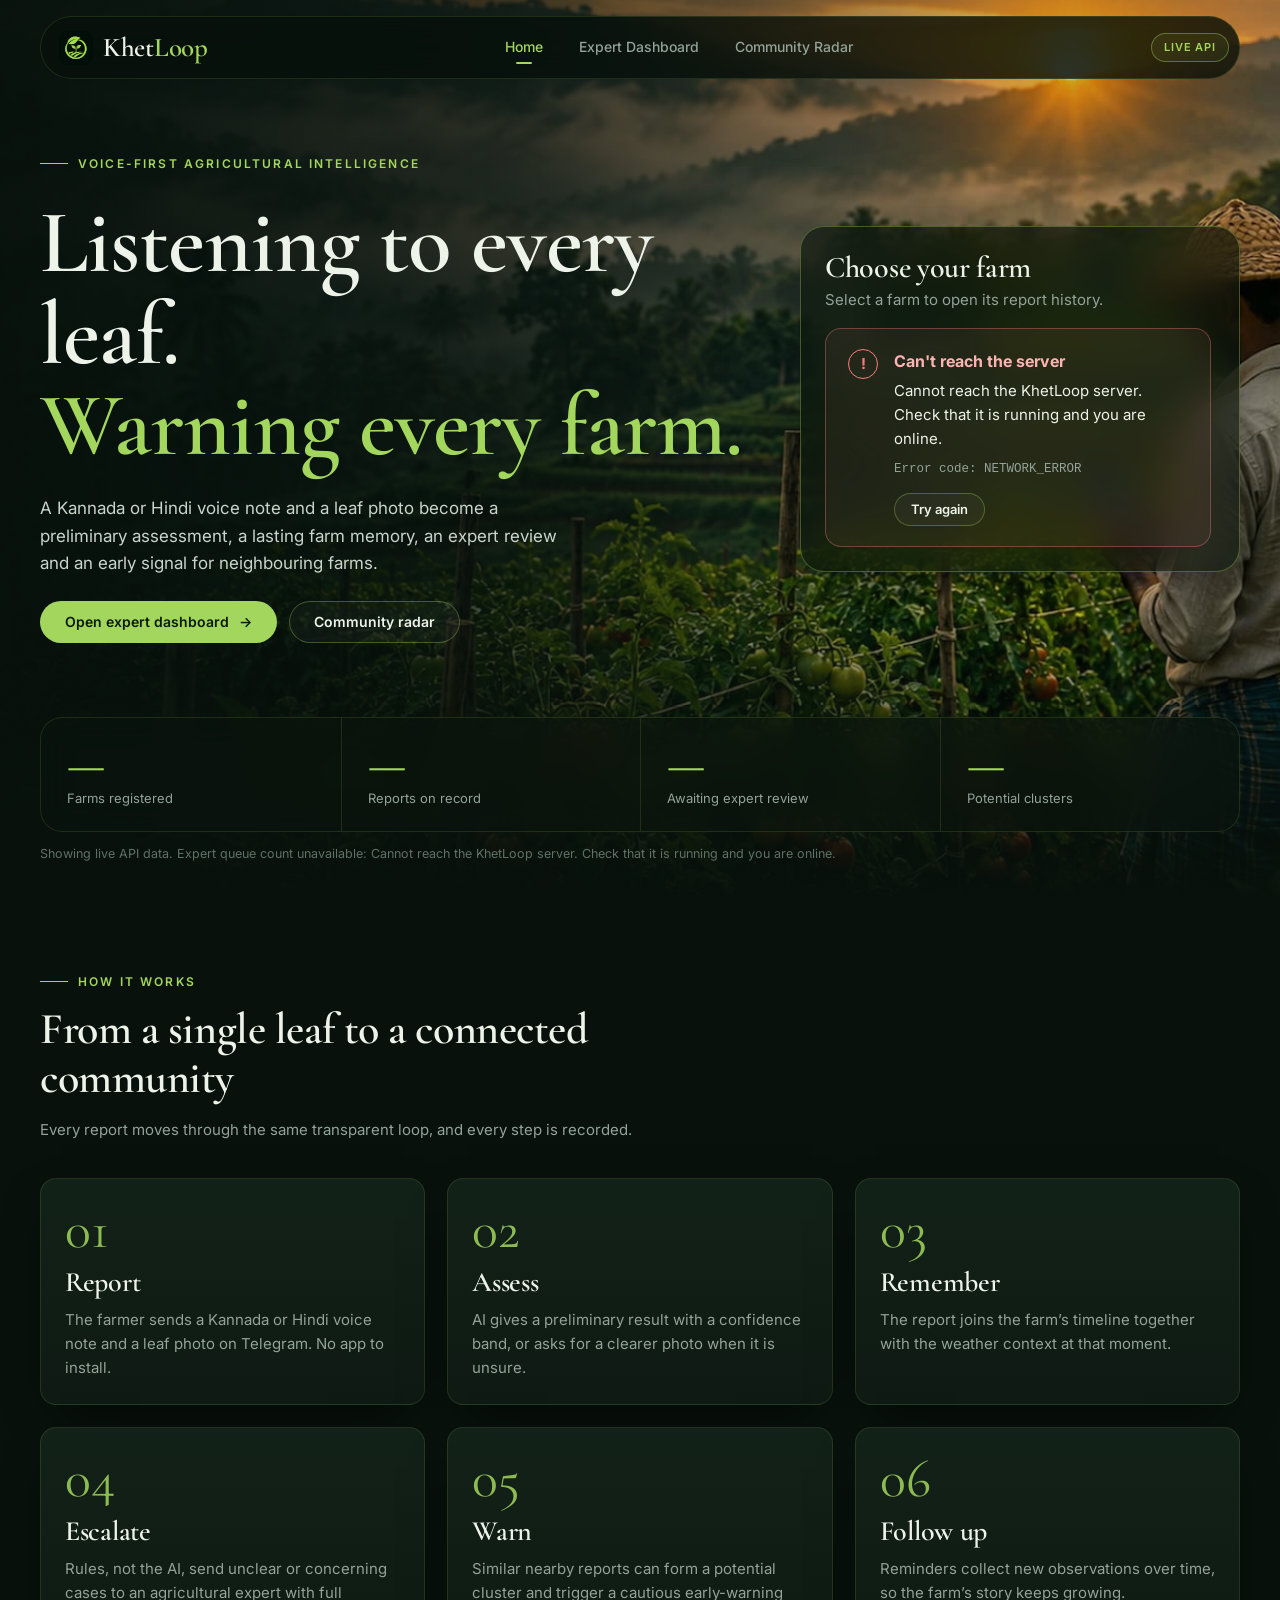
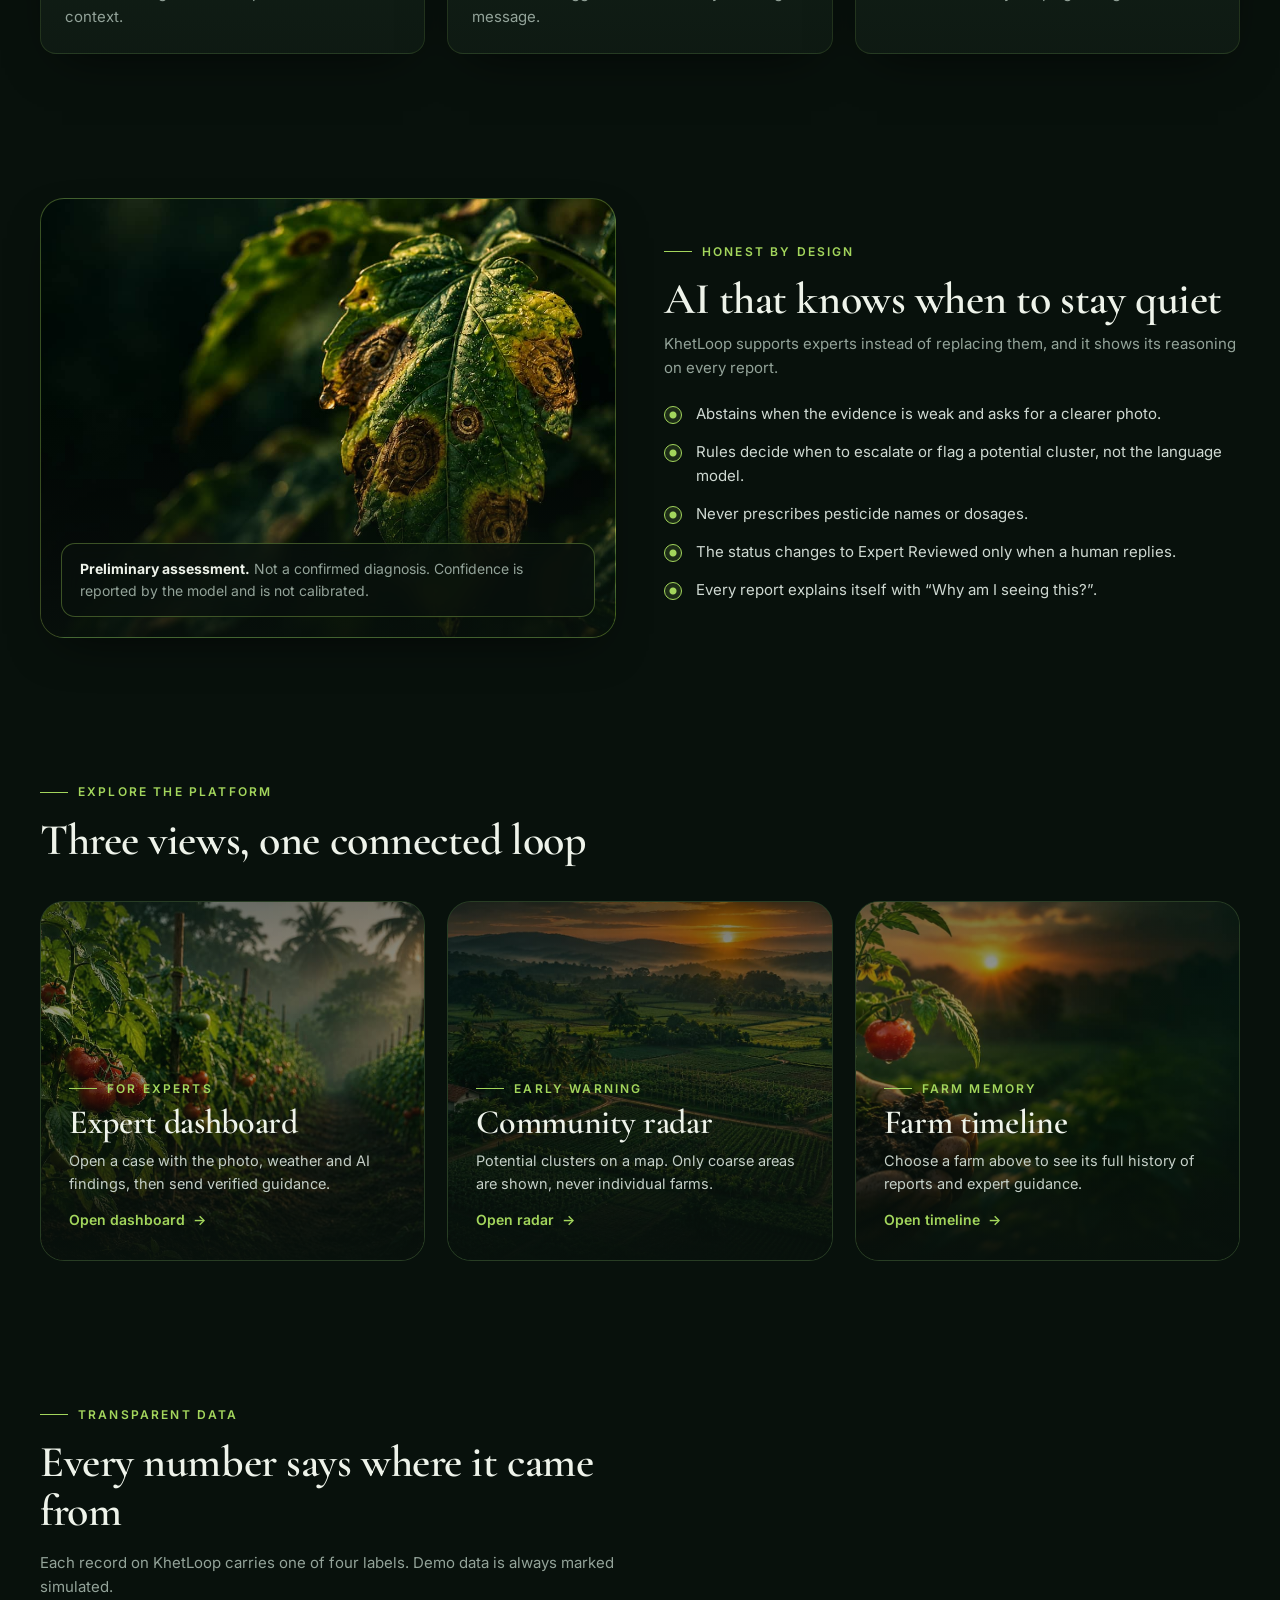
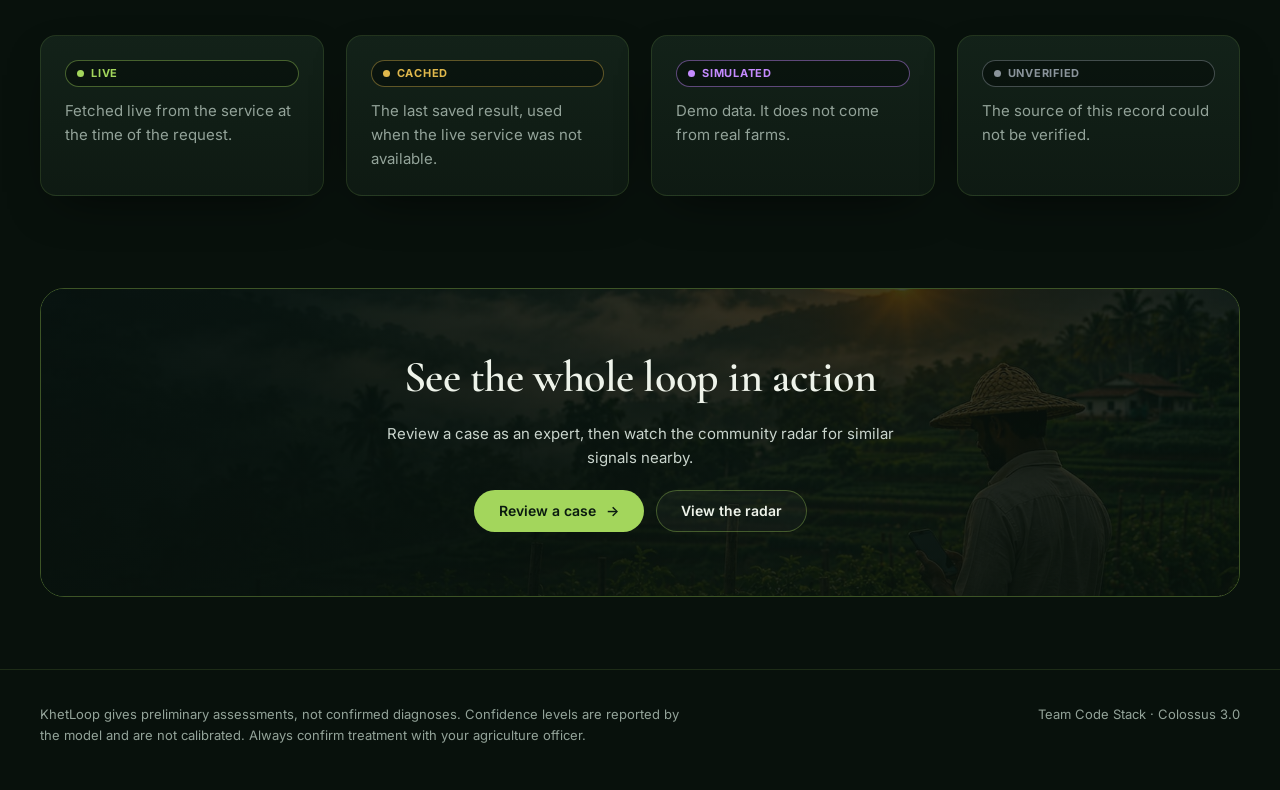
<file: frontend/index.html>
<!DOCTYPE html>
<html lang="en">
<head>
  <meta charset="UTF-8" />
  <meta name="viewport" content="width=device-width, initial-scale=1" />
  <title>KhetLoop | Agricultural Intelligence</title>
  <meta name="description" content="KhetLoop connects crop-health reports to farm memory, community early warnings and human expert review." />
  <link rel="icon" type="image/png" href="assets/img/logo-icon.png" />
  <link rel="preconnect" href="https://fonts.googleapis.com" />
  <link rel="preconnect" href="https://fonts.gstatic.com" crossorigin />
  <link href="https://fonts.googleapis.com/css2?family=Cormorant+Garamond:wght@500;600;700&family=Inter:wght@400;500;600;700&family=Noto+Sans+Devanagari:wght@400;500&family=Noto+Sans+Kannada:wght@400;500&display=swap" rel="stylesheet" />
  <link rel="stylesheet" href="css/styles.css" />
  <script src="js/config.js"></script>
  <script src="js/constants.js"></script>
  <script src="js/ui.js"></script>

  <style>
    /* ---------- Landing page only ---------- */
    .hero { position: relative; min-height: 100vh; display: flex; flex-direction: column; overflow: hidden; padding: calc(var(--nav-h) + 36px) 0 36px; }
    .hero-bg {
      position: absolute; inset: -8% 0; will-change: transform;
      background: url("assets/img/hero.jpg") center / cover no-repeat, linear-gradient(135deg, #14301f, #08110c);
    }
    .hero-shade {
      position: absolute; inset: 0;
      background:
        linear-gradient(90deg, rgba(8, 17, 12, .93) 0%, rgba(8, 17, 12, .7) 40%, rgba(8, 17, 12, .18) 78%),
        linear-gradient(0deg, var(--bg) 0%, rgba(8, 17, 12, 0) 30%);
    }
    .hero-inner { position: relative; z-index: 2; flex: 1; display: flex; flex-direction: column; }
    .hero-main { flex: 1; display: grid; grid-template-columns: minmax(0, 1.15fr) minmax(0, 440px); gap: 56px; align-items: center; padding: 24px 0; }
    .hero-copy { display: grid; gap: 24px; justify-items: start; }
    .hero-copy h1 { font-size: clamp(46px, 7vw, 92px); line-height: 1.02; }
    .hero-copy h1 em { display: block; font-style: normal; color: var(--lime); }
    .hero-copy > p { max-width: 520px; font-size: 17px; color: #c9d4cc; }
    .hero-copy > * { animation: rise .9s var(--ease) both; }
    .hero-copy > *:nth-child(2) { animation-delay: .12s; }
    .hero-copy > *:nth-child(3) { animation-delay: .24s; }
    .hero-copy > *:nth-child(4) { animation-delay: .36s; }
    .hero-panel { animation: rise 1s .3s var(--ease) both; }
    @keyframes rise { from { opacity: 0; transform: translateY(26px); } to { opacity: 1; transform: none; } }

    .panel {
      padding: 24px; border-radius: var(--radius-lg);
      background: rgba(10, 20, 14, .62);
      -webkit-backdrop-filter: blur(20px) saturate(140%); backdrop-filter: blur(20px) saturate(140%);
      border: 1px solid var(--border-strong); box-shadow: var(--shadow);
    }
    .panel h3 { font-size: 30px; }
    .panel-head { display: grid; gap: 4px; margin-bottom: 16px; }
    .farm-list { display: grid; gap: 8px; max-height: 232px; overflow-y: auto; padding-right: 4px; }
    .farm-opt {
      display: flex; align-items: center; gap: 12px; width: 100%; padding: 11px 12px; text-align: left;
      border-radius: 14px; border: 1px solid var(--border); background: rgba(255, 255, 255, .03);
      color: var(--text); font: inherit; cursor: pointer;
      transition: border-color .25s, background .25s, transform .25s var(--ease);
    }
    .farm-opt:hover { border-color: var(--border-strong); background: rgba(163, 214, 92, .07); transform: translateX(3px); }
    .farm-opt.on { border-color: var(--lime); background: rgba(163, 214, 92, .1); box-shadow: inset 0 0 0 1px var(--lime); }
    .farm-av { flex: none; width: 38px; height: 38px; border-radius: 50%; display: grid; place-items: center; font-weight: 700; color: var(--lime); background: rgba(163, 214, 92, .14); }
    .farm-txt { display: grid; flex: 1; min-width: 0; }
    .farm-txt strong { font-weight: 600; font-size: 14.5px; }
    .farm-txt small { color: var(--muted); font-size: 12.5px; }
    .farm-detail { margin-top: 16px; padding-top: 16px; border-top: 1px solid var(--border); display: grid; gap: 14px; }
    .kv { display: grid; grid-template-columns: repeat(2, minmax(0, 1fr)); gap: 12px 16px; }
    .kv span { display: block; font-size: 11px; letter-spacing: .12em; text-transform: uppercase; color: var(--faint); }
    .kv b { font-weight: 600; }
    .panel-note { font-size: 12.5px; color: var(--faint); }

    .hero-stats { margin-top: 28px; display: grid; grid-template-columns: repeat(4, minmax(0, 1fr)); border-radius: 22px; overflow: hidden;
      background: rgba(10, 20, 14, .62); -webkit-backdrop-filter: blur(18px); backdrop-filter: blur(18px); border: 1px solid var(--border); animation: rise 1s .5s var(--ease) both; }
    .stat { padding: 22px 26px; display: grid; gap: 2px; border-left: 1px solid var(--border); }
    .stat:first-child { border-left: 0; }
    .stat b { font-family: var(--font-display); font-size: 46px; font-weight: 600; line-height: 1; color: var(--lime); }
    .stat span { font-size: 13px; color: var(--muted); }
    .hero-foot { margin-top: 12px; font-size: 12.5px; color: var(--faint); min-height: 18px; }

    .steps .card { display: grid; gap: 10px; align-content: start; }
    .step-n { font-family: var(--font-display); font-size: 54px; line-height: 1; color: var(--lime); opacity: .85; }
    .steps h3 { font-size: 28px; }

    .honest { display: grid; grid-template-columns: minmax(0, 1fr) minmax(0, 1fr); gap: 48px; align-items: center; }
    .honest-img { position: relative; min-height: 440px; border-radius: var(--radius-lg); overflow: hidden; border: 1px solid var(--border-strong);
      background: url("assets/img/leaf-macro.jpg") center / cover no-repeat, linear-gradient(135deg, #14301f, #08110c); box-shadow: var(--shadow); }
    .honest-img::after { content: ""; position: absolute; inset: 0; background: linear-gradient(0deg, rgba(8, 17, 12, .85), transparent 55%); }
    .honest-tag { position: absolute; z-index: 2; left: 20px; right: 20px; bottom: 20px; padding: 14px 18px; border-radius: 14px; background: rgba(8, 17, 12, .75); -webkit-backdrop-filter: blur(10px); backdrop-filter: blur(10px); border: 1px solid var(--border-strong); font-size: 14px; }
    .checks { list-style: none; margin: 22px 0 0; padding: 0; display: grid; gap: 14px; }
    .checks li { display: flex; gap: 14px; align-items: flex-start; color: #cfd9d2; }
    .checks li::before { content: ""; flex: none; margin-top: 4px; width: 18px; height: 18px; border-radius: 50%; border: 1.5px solid var(--lime); background: rgba(163, 214, 92, .14) radial-gradient(circle, var(--lime) 0 3px, transparent 4px); }

    .tile { position: relative; isolation: isolate; min-height: 360px; display: flex; align-items: flex-end; padding: 28px; border-radius: var(--radius-lg); overflow: hidden; border: 1px solid var(--border); color: var(--text); background: var(--surface-2); transition: transform .35s var(--ease), border-color .35s, box-shadow .35s; }
    .tile:hover { transform: translateY(-8px); border-color: var(--border-strong); box-shadow: 0 34px 60px -28px rgba(0, 0, 0, .9); }
    .tile-bg { position: absolute; inset: 0; z-index: -2; background-size: cover; background-position: center; transition: transform 1.2s var(--ease); }
    .tile:hover .tile-bg { transform: scale(1.09); }
    .tile::after { content: ""; position: absolute; inset: 0; z-index: -1; background: linear-gradient(0deg, rgba(8, 17, 12, .96), rgba(8, 17, 12, .35) 62%, rgba(8, 17, 12, .55)); }
    .tile h3 { font-size: 34px; margin: 6px 0; }
    .tile p { color: #c4cfc7; font-size: 14.5px; max-width: 320px; }
    .tile .go { margin-top: 14px; display: inline-flex; gap: 8px; align-items: center; color: var(--lime); font-weight: 600; font-size: 14px; }
    .tile .go span { transition: transform .25s var(--ease); }
    .tile:hover .go span { transform: translateX(6px); }

    .source-card { display: grid; gap: 12px; align-content: start; }

    .cta { position: relative; overflow: hidden; isolation: isolate; border-radius: var(--radius-lg); padding: 64px 48px; border: 1px solid var(--border-strong); text-align: center; display: grid; gap: 20px; justify-items: center; }
    .cta-bg { position: absolute; inset: 0; z-index: -2; background: url("assets/img/hero.jpg") center 30% / cover no-repeat, linear-gradient(135deg, #14301f, #08110c); }
    .cta::after { content: ""; position: absolute; inset: 0; z-index: -1; background: linear-gradient(180deg, rgba(8, 17, 12, .78), rgba(8, 17, 12, .9)); }
    .cta p { max-width: 560px; color: #c9d4cc; }

    @media (max-width: 980px) {
      .hero-main { grid-template-columns: 1fr; gap: 36px; }
      .hero-stats { grid-template-columns: repeat(2, minmax(0, 1fr)); }
      .stat:nth-child(3) { border-left: 0; }
      .stat:nth-child(n+3) { border-top: 1px solid var(--border); }
      .honest { grid-template-columns: 1fr; }
      .honest-img { min-height: 320px; }
    }
    @media (max-width: 680px) {
      .stat { padding: 16px 18px; } .stat b { font-size: 36px; }
      .cta { padding: 44px 24px; }
    }
  </style>
</head>
<body>

  <section class="hero" id="top">
    <div class="hero-bg" id="heroBg"></div>
    <div class="hero-shade"></div>

    <div class="container hero-inner">
      <div class="hero-main">
        <div class="hero-copy">
          <span class="eyebrow">Voice-first agricultural intelligence</span>
          <h1>Listening to every leaf.<em>Warning every farm.</em></h1>
          <p>A Kannada or Hindi voice note and a leaf photo become a preliminary assessment, a lasting farm memory, an expert review and an early signal for neighbouring farms.</p>
          <div class="row">
            <a class="btn btn-primary" href="dashboard.html">Open expert dashboard <span class="arrow">&rarr;</span></a>
            <a class="btn btn-ghost" href="radar.html">Community radar</a>
          </div>
        </div>

        <aside class="panel hero-panel" id="farmPanel" aria-label="Farm selector">
          <div class="panel-head">
            <h3>Choose your farm</h3>
            <p class="muted">Select a farm to open its report history.</p>
          </div>
          <div id="farmList" class="farm-list"></div>
          <div id="farmDetail" class="farm-detail" hidden></div>
        </aside>
      </div>

      <div class="hero-stats" id="stats">
        <div class="stat"><b id="stFarms">&mdash;</b><span>Farms registered</span></div>
        <div class="stat"><b id="stReports">&mdash;</b><span>Reports on record</span></div>
        <div class="stat"><b id="stPending">&mdash;</b><span>Awaiting expert review</span></div>
        <div class="stat"><b id="stClusters">&mdash;</b><span>Potential clusters</span></div>
      </div>
      <div class="hero-foot" id="heroFoot"></div>
    </div>
  </section>

  <section class="section">
    <div class="container">
      <div class="section-head reveal">
        <span class="eyebrow">How it works</span>
        <h2>From a single leaf to a connected community</h2>
        <p class="muted">Every report moves through the same transparent loop, and every step is recorded.</p>
      </div>
      <div class="grid grid-3 steps">
        <div class="card card-hover spot reveal"><div class="step-n">01</div><h3>Report</h3><p class="muted">The farmer sends a Kannada or Hindi voice note and a leaf photo on Telegram. No app to install.</p></div>
        <div class="card card-hover spot reveal" style="--d:90ms"><div class="step-n">02</div><h3>Assess</h3><p class="muted">AI gives a preliminary result with a confidence band, or asks for a clearer photo when it is unsure.</p></div>
        <div class="card card-hover spot reveal" style="--d:180ms"><div class="step-n">03</div><h3>Remember</h3><p class="muted">The report joins the farm&rsquo;s timeline together with the weather context at that moment.</p></div>
        <div class="card card-hover spot reveal"><div class="step-n">04</div><h3>Escalate</h3><p class="muted">Rules, not the AI, send unclear or concerning cases to an agricultural expert with full context.</p></div>
        <div class="card card-hover spot reveal" style="--d:90ms"><div class="step-n">05</div><h3>Warn</h3><p class="muted">Similar nearby reports can form a potential cluster and trigger a cautious early-warning message.</p></div>
        <div class="card card-hover spot reveal" style="--d:180ms"><div class="step-n">06</div><h3>Follow up</h3><p class="muted">Reminders collect new observations over time, so the farm&rsquo;s story keeps growing.</p></div>
      </div>
    </div>
  </section>

  <section class="section">
    <div class="container honest">
      <div class="honest-img reveal">
        <div class="honest-tag"><b>Preliminary assessment.</b> <span class="muted">Not a confirmed diagnosis. Confidence is reported by the model and is not calibrated.</span></div>
      </div>
      <div class="reveal" style="--d:120ms">
        <span class="eyebrow">Honest by design</span>
        <h2 style="margin:14px 0 8px">AI that knows when to stay quiet</h2>
        <p class="muted">KhetLoop supports experts instead of replacing them, and it shows its reasoning on every report.</p>
        <ul class="checks">
          <li>Abstains when the evidence is weak and asks for a clearer photo.</li>
          <li>Rules decide when to escalate or flag a potential cluster, not the language model.</li>
          <li>Never prescribes pesticide names or dosages.</li>
          <li>The status changes to Expert Reviewed only when a human replies.</li>
          <li>Every report explains itself with &ldquo;Why am I seeing this?&rdquo;.</li>
        </ul>
      </div>
    </div>
  </section>

  <section class="section">
    <div class="container">
      <div class="section-head reveal">
        <span class="eyebrow">Explore the platform</span>
        <h2>Three views, one connected loop</h2>
      </div>
      <div class="grid grid-3">
        <a class="tile card-hover reveal" href="dashboard.html">
          <div class="tile-bg" style="background-image:url('assets/img/farm-card.jpg')"></div>
          <div><span class="eyebrow">For experts</span><h3>Expert dashboard</h3><p>Open a case with the photo, weather and AI findings, then send verified guidance.</p><span class="go">Open dashboard <span>&rarr;</span></span></div>
        </a>
        <a class="tile card-hover reveal" style="--d:100ms" href="radar.html">
          <div class="tile-bg" style="background-image:url('assets/img/aerial-farms.jpg')"></div>
          <div><span class="eyebrow">Early warning</span><h3>Community radar</h3><p>Potential clusters on a map. Only coarse areas are shown, never individual farms.</p><span class="go">Open radar <span>&rarr;</span></span></div>
        </a>
        <a class="tile card-hover reveal" style="--d:200ms" href="#farmPanel" id="tlTile">
          <div class="tile-bg" style="background-image:url('assets/img/farm-hands.jpg')"></div>
          <div><span class="eyebrow">Farm memory</span><h3>Farm timeline</h3><p id="tlTileText">Choose a farm above to see its full history of reports and expert guidance.</p><span class="go">Open timeline <span>&rarr;</span></span></div>
        </a>
      </div>
    </div>
  </section>

  <section class="section">
    <div class="container">
      <div class="section-head reveal">
        <span class="eyebrow">Transparent data</span>
        <h2>Every number says where it came from</h2>
        <p class="muted">Each record on KhetLoop carries one of four labels. Demo data is always marked simulated.</p>
      </div>
      <div class="grid grid-4" id="sources"></div>
    </div>
  </section>

  <section class="section" style="padding-top:20px">
    <div class="container">
      <div class="cta reveal">
        <div class="cta-bg"></div>
        <h2>See the whole loop in action</h2>
        <p>Review a case as an expert, then watch the community radar for similar signals nearby.</p>
        <div class="row" style="justify-content:center">
          <a class="btn btn-primary" href="dashboard.html">Review a case <span class="arrow">&rarr;</span></a>
          <a class="btn btn-ghost" href="radar.html">View the radar</a>
        </div>
      </div>
    </div>
  </section>

  <script src="js/api.js"></script>
  <script src="js/components/dataSourceBadge.js"></script>
  <script>
    UI.mountNavbar("home");
    UI.mountFooter();

    /* ---------- data-source explainer ---------- */
    (function () {
      var texts = {
        live: "Fetched live from the service at the time of the request.",
        cached: "The last saved result, used when the live service was not available.",
        simulated: "Demo data. It does not come from real farms.",
        unverified: "The source of this record could not be verified."
      };
      document.getElementById("sources").innerHTML = DATA_SOURCES.map(function (s, i) {
        return '<div class="card card-hover spot source-card reveal" style="--d:' + (i * 80) + 'ms">' +
          dataSourceBadge(s) + '<p class="muted">' + UI.esc(texts[s]) + "</p></div>";
      }).join("");
    })();

    /* ---------- hero parallax ---------- */
    (function () {
      var bg = document.getElementById("heroBg");
      if (!bg || (window.matchMedia && window.matchMedia("(prefers-reduced-motion: reduce)").matches)) return;
      var ticking = false;
      window.addEventListener("scroll", function () {
        if (ticking) return;
        ticking = true;
        requestAnimationFrame(function () {
          var y = Math.min(window.scrollY, 900);
          bg.style.transform = "translate3d(0," + (y * 0.22).toFixed(1) + "px,0) scale(1.06)";
          ticking = false;
        });
      }, { passive: true });
    })();

    /* ---------- farm picker and stats ---------- */
    var farmList = document.getElementById("farmList");
    var farmDetail = document.getElementById("farmDetail");
    var farms = [];
    var selectedId = null;

    function renderFarmList() {
      farmList.removeAttribute("aria-busy");
      farmList.innerHTML = farms.map(function (f) {
        var on = f.id === selectedId;
        return '<button type="button" class="farm-opt' + (on ? " on" : "") + '" data-id="' + UI.esc(f.id) + '" aria-pressed="' + on + '">' +
          '<span class="farm-av">' + UI.esc((f.farmer_name || "?").charAt(0).toUpperCase()) + "</span>" +
          '<span class="farm-txt"><strong>' + UI.esc(f.farmer_name || "Unnamed farmer") + "</strong>" +
          "<small>" + UI.esc(UI.label(CROP_LABELS, f.crop)) + " \u00b7 " + UI.esc(f.area_label || "Area not set") + "</small></span>" +
          dataSourceBadge(f.data_source) + "</button>";
      }).join("");
    }

    function renderFarmDetail() {
      var f = null;
      for (var i = 0; i < farms.length; i++) if (farms[i].id === selectedId) f = farms[i];
      if (!f) { farmDetail.hidden = true; return; }
      var count = (typeof f.report_count === "number") ? f.report_count : "\u2014";
      farmDetail.hidden = false;
      farmDetail.innerHTML =
        '<div class="row between"><strong style="font-family:var(--font-display);font-size:24px;font-weight:600">' + UI.esc(f.farmer_name || "Unnamed farmer") + "</strong>" +
        dataSourceBadge(f.data_source) + "</div>" +
        '<div class="kv">' +
        "<div><span>Crop</span><b>" + UI.esc(UI.label(CROP_LABELS, f.crop)) + "</b></div>" +
        "<div><span>Area</span><b>" + UI.esc(f.area_label || "Not set") + "</b></div>" +
        "<div><span>Language</span><b>" + UI.esc(UI.label(LANGUAGE_LABELS, f.language)) + "</b></div>" +
        "<div><span>Reports</span><b>" + UI.esc(count) + "</b></div></div>" +
        '<a class="btn btn-primary" href="timeline.html?farm_id=' + encodeURIComponent(f.id) + '">Open farm timeline <span class="arrow">&rarr;</span></a>' +
        '<p class="panel-note">Sowing date and the full report history are on the timeline page.</p>';

      var tile = document.getElementById("tlTile");
      tile.setAttribute("href", "timeline.html?farm_id=" + encodeURIComponent(f.id));
      document.getElementById("tlTileText").textContent =
        "Open the full history for " + (f.farmer_name || "this farm") + "\u2019s " + UI.label(CROP_LABELS, f.crop).toLowerCase() + " farm.";
    }

    farmList.addEventListener("click", function (e) {
      var b = e.target.closest ? e.target.closest(".farm-opt") : null;
      if (!b) return;
      selectedId = b.getAttribute("data-id");
      renderFarmList();
      renderFarmDetail();
    });

    function setStat(id, res, pick, opts) {
      var el = document.getElementById(id);
      if (res && res.ok) {
        var v = pick(res.data);
        if (typeof v === "number" && isFinite(v)) { UI.animateNumber(el, v, opts); return; }
      }
      el.textContent = "\u2014";
      el.title = (res && !res.ok) ? res.error.message : "Not available";
    }

    async function load() {
      UI.showLoading(farmList, "lines", 4);
      farmDetail.hidden = true;

      var results = await Promise.all([
        listFarms(),
        listExpertCases("expert_review_pending"),
        getClusters()
      ]);
      var farmsRes = results[0], casesRes = results[1], clustersRes = results[2];

           /* farm picker: simulated farms are hidden here */
      var allFarms = (farmsRes.ok && Array.isArray(farmsRes.data.farms)) ? farmsRes.data.farms : [];
      var shownFarms = allFarms.filter(function (f) { return f.data_source !== "simulated"; });
      var hiddenCount = allFarms.length - shownFarms.length;

      if (!farmsRes.ok) {
        UI.showError(farmList, farmsRes.error, load);
      } else {
        farms = shownFarms;
        if (farms.length === 0) {
          UI.showEmpty(farmList, "No live farms yet",
            (hiddenCount ? hiddenCount + (hiddenCount === 1 ? " simulated demo farm is" : " simulated demo farms are") + " hidden. " : "") +
            "Farms appear here after a farmer registers on Telegram.");
        } else {
          selectedId = farms[0].id;
          renderFarmList();
          renderFarmDetail();
        }
      }

      /* stats (farm and report counts match what the picker shows) */
      setStat("stFarms", farmsRes, function () { return shownFarms.length; });
      setStat("stReports", farmsRes, function () {
        return shownFarms.reduce(function (sum, f) { return sum + (Number(f.report_count) || 0); }, 0);
      });
      setStat("stPending", casesRes, function (d) {
        return typeof d.count === "number" ? d.count : (Array.isArray(d.cases) ? d.cases.length : NaN);
      });
      setStat("stClusters", clustersRes, function (d) { return Array.isArray(d.clusters) ? d.clusters.length : NaN; });
      var foot = [];
      foot.push(USE_MOCK ? "Showing mock data." : "Showing live API data.");
      if (hiddenCount) foot.push(hiddenCount + (hiddenCount === 1 ? " simulated farm is" : " simulated farms are") + " hidden from the picker.");
      if (!casesRes.ok) foot.push("Expert queue count unavailable: " + casesRes.error.message);
      if (clustersRes.ok && clustersRes.data.has_simulated) foot.push("Cluster count includes simulated demo data.");
      document.getElementById("heroFoot").textContent = foot.join(" ");
    }

    load();
  </script>
</body>
</html>
</file>
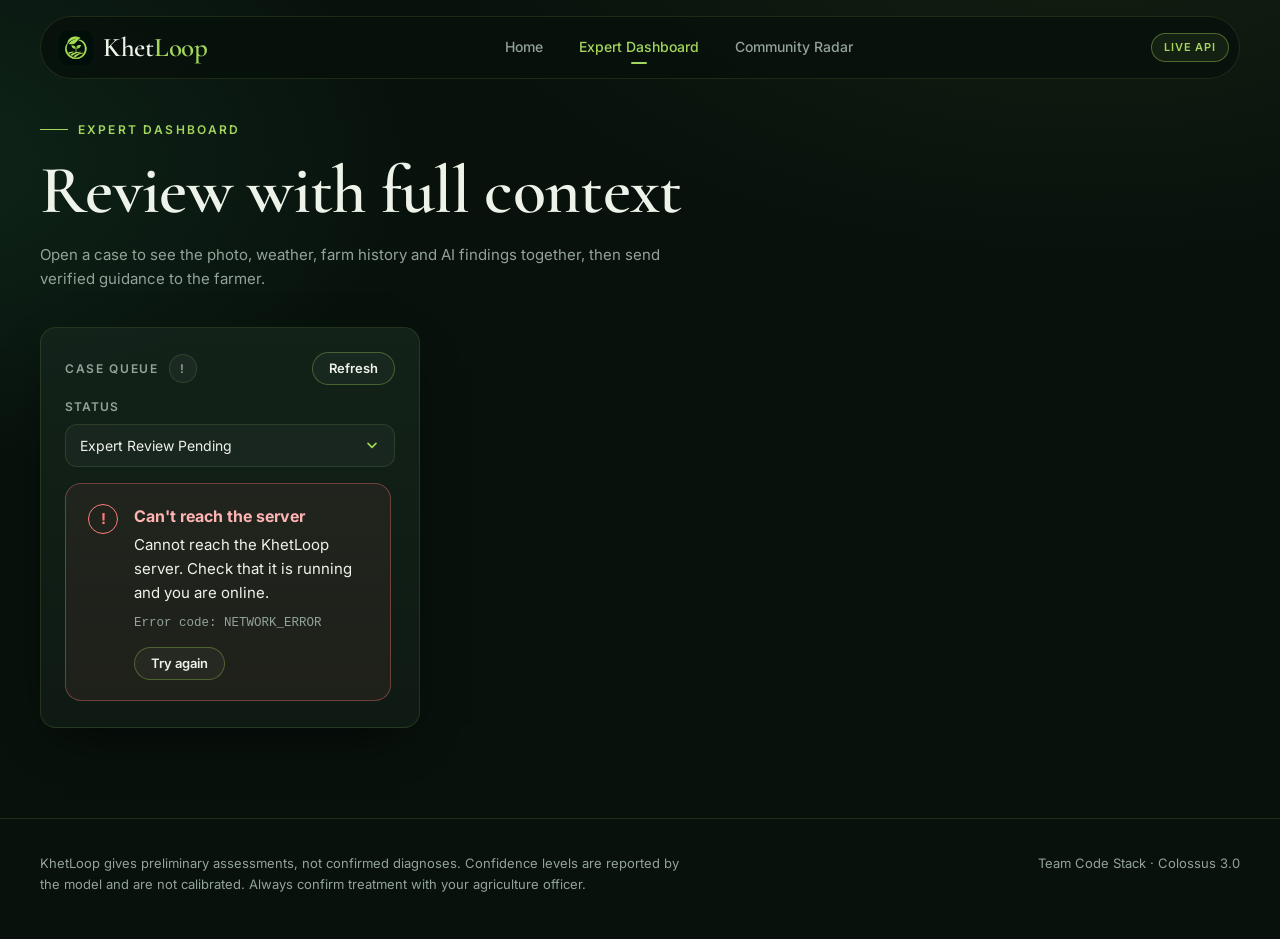
<file: frontend/dashboard.html>
<!DOCTYPE html>
<html lang="en">
<head>
  <meta charset="UTF-8" />
  <meta name="viewport" content="width=device-width, initial-scale=1" />
  <title>Expert Dashboard | KhetLoop</title>
  <link rel="icon" type="image/png" href="assets/img/logo-icon.png" />
  <link rel="preconnect" href="https://fonts.googleapis.com" />
  <link rel="preconnect" href="https://fonts.gstatic.com" crossorigin />
  <link href="https://fonts.googleapis.com/css2?family=Cormorant+Garamond:wght@500;600;700&family=Inter:wght@400;500;600;700&family=Noto+Sans+Devanagari:wght@400;500&family=Noto+Sans+Kannada:wght@400;500&display=swap" rel="stylesheet" />
  <link rel="stylesheet" href="css/styles.css" />
  <script src="js/config.js"></script>
  <script src="js/constants.js"></script>
  <script src="js/ui.js"></script>

  <style>
    .dash { display: grid; grid-template-columns: 380px minmax(0, 1fr); gap: 24px; align-items: start; }
    .queue { position: sticky; top: calc(var(--nav-h) + 16px); display: flex; flex-direction: column; gap: 14px; max-height: calc(100vh - var(--nav-h) - 40px); }
    .queue-top { display: grid; gap: 12px; }
   .queue-list { display: grid; align-content: start; gap: 10px; flex: 1 1 auto; min-height: 0; overflow-y: auto; overscroll-behavior: contain; padding: 2px 4px 2px 0; }
    .q-item { display: flex; gap: 12px; padding: 10px; border-radius: 14px; border: 1px solid var(--border); background: rgba(255, 255, 255, .03); cursor: pointer; transition: border-color .25s, background .25s, transform .25s var(--ease); outline: none; }
    .q-item:hover, .q-item:focus-visible { border-color: var(--border-strong); background: rgba(163, 214, 92, .06); transform: translateX(3px); }
    .q-item.on { border-color: var(--lime); background: rgba(163, 214, 92, .1); box-shadow: inset 0 0 0 1px var(--lime); }
    .q-thumb { flex: none; width: 78px; height: 78px; border-radius: 10px; overflow: hidden; background: var(--surface-2); }
    .q-thumb img { width: 100%; height: 100%; object-fit: cover; }
    .q-thumb .img-fallback { min-height: 0; font-size: 10px; text-align: center; }
    .q-body { display: grid; gap: 4px; min-width: 0; align-content: start; }
    .q-body strong { font-family: var(--font-display); font-size: 22px; font-weight: 600; line-height: 1.1; }
    .q-body small { color: var(--muted); font-size: 12.5px; }
    .q-chips { display: flex; gap: 6px; flex-wrap: wrap; }

    .detail { display: grid; gap: 22px; min-width: 0; }
    .d-head { display: grid; gap: 14px; }
    .d-head h2 { font-size: clamp(34px, 4.4vw, 52px); }
    .d-grid { display: grid; grid-template-columns: minmax(0, 1fr) minmax(0, 1fr); gap: 22px; align-items: start; }
    .d-col { display: grid; gap: 22px; }
    .photo { aspect-ratio: 4 / 3; border-radius: var(--radius); overflow: hidden; background: var(--surface-2); border: 1px solid var(--border); }
    .photo img { width: 100%; height: 100%; object-fit: cover; }
    .quote { padding: 14px 16px; border-left: 2px solid var(--lime); border-radius: 0 12px 12px 0; background: rgba(163, 214, 92, .06); line-height: 1.7; }
    .kv2 { display: grid; grid-template-columns: repeat(2, minmax(0, 1fr)); gap: 14px 16px; }
    .kv2 span { display: block; font-size: 11px; letter-spacing: .12em; text-transform: uppercase; color: var(--faint); margin-bottom: 2px; }
    .kv2 b { font-weight: 600; }
    .wx { display: grid; grid-template-columns: repeat(2, minmax(0, 1fr)); gap: 12px; }
    .wx-tile { padding: 12px; border-radius: 12px; background: rgba(255, 255, 255, .03); border: 1px solid var(--border); }
    .wx-tile span { display: block; font-size: 11px; letter-spacing: .12em; text-transform: uppercase; color: var(--faint); }
    .wx-tile b { font-family: var(--font-display); font-size: 28px; font-weight: 600; }
    .reasons { margin: 10px 0 0; padding-left: 18px; color: var(--muted); font-size: 14px; display: grid; gap: 4px; }
    .small { font-size: 12.5px; color: var(--faint); }
    .hist { display: grid; gap: 10px; }
    .h-item { display: grid; gap: 4px; padding: 12px 14px; border-radius: 12px; border: 1px solid var(--border); background: rgba(255, 255, 255, .025); color: var(--text); transition: border-color .25s, background .25s, transform .25s var(--ease); }
    .h-item:hover { border-color: var(--border-strong); background: rgba(163, 214, 92, .06); transform: translateX(3px); }
    .h-item.current { border-color: var(--lime); }
    .h-top { display: flex; justify-content: space-between; gap: 10px; flex-wrap: wrap; align-items: center; }
    .h-item small { color: var(--muted); }
    .success-banner { display: flex; gap: 14px; align-items: flex-start; padding: 16px 20px; border-radius: var(--radius); border: 1px solid rgba(111, 224, 166, .5); background: rgba(111, 224, 166, .08); }
    .success-banner strong { display: block; color: #9af0c4; font-family: var(--font-display); font-size: 24px; font-weight: 600; }
    .success-banner p { color: var(--muted); font-size: 14px; }
    .form-note { font-size: 12.5px; color: var(--faint); }
    .placeholder { min-height: 360px; align-content: center; }
    #formError { margin-top: 12px; }
    .guidance { line-height: 1.7; font-size: 16px; }

    @media (max-width: 1100px) { .dash { grid-template-columns: 1fr; } .queue { position: static; max-height: none; } .queue-list { max-height: 380px; } }
    @media (max-width: 900px) { .d-grid { grid-template-columns: 1fr; } }
  </style>
</head>
<body>
  <main class="page">
    <div class="container">
      <div class="page-head">
        <span class="eyebrow">Expert dashboard</span>
        <h1>Review with full context</h1>
        <p class="muted" style="max-width:640px">Open a case to see the photo, weather, farm history and AI findings together, then send verified guidance to the farmer.</p>
      </div>

      <div class="dash">
        <aside class="card queue" aria-label="Case queue">
          <div class="queue-top">
            <div class="row between">
              <div class="card-title" style="margin:0">Case queue <span id="qCount" class="chip" style="margin-left:6px">&hellip;</span></div>
              <button type="button" class="btn btn-ghost btn-sm" id="refreshBtn">Refresh</button>
            </div>
            <div class="field">
              <label for="statusFilter">Status</label>
              <select class="select" id="statusFilter"></select>
            </div>
          </div>
          <div class="queue-list" id="queueList"></div>
        </aside>

        <section class="detail" id="detail" aria-live="polite"></section>
      </div>
    </div>
  </main>

  <script src="js/api.js"></script>
  <script src="js/components/dataSourceBadge.js"></script>
  <script src="js/components/statusTimeline.js"></script>
  <script src="js/components/whyBox.js"></script>
  <script src="js/components/reportCard.js"></script>
  <script>
    UI.mountNavbar("dashboard");
    UI.mountFooter();

    var queueList = document.getElementById("queueList");
    var detail = document.getElementById("detail");
    var qCount = document.getElementById("qCount");
    var statusFilter = document.getElementById("statusFilter");

    var cases = [];
    var selectedId = null;
    var currentStatus = "expert_review_pending";
    var loadToken = 0;

    statusFilter.innerHTML = REPORT_STATUSES.map(function (s) {
      return '<option value="' + UI.esc(s) + '"' + (s === currentStatus ? " selected" : "") + ">" + UI.esc(UI.label(STATUS_LABELS, s)) + "</option>";
    }).join("");

    function isNum(v) { return typeof v === "number" && isFinite(v); }
    function dash(v, suffix) { return isNum(v) ? v + (suffix || "") : "\u2014"; }
    function findCase(id) { for (var i = 0; i < cases.length; i++) if (cases[i].report_id === id) return cases[i]; return null; }

    function placeholder() {
      detail.innerHTML = '<div class="card placeholder"><div class="empty" style="border:0;background:none"><strong>Select a case</strong><p>Choose a case from the queue to see its photo, history and AI findings.</p></div></div>';
    }

    /* ---------------- queue ---------------- */
    function renderQueue() {
      queueList.removeAttribute("aria-busy");
      qCount.textContent = cases.length;
      if (cases.length === 0) {
        UI.showEmpty(queueList, "No cases", "No reports have the status \u201c" + UI.label(STATUS_LABELS, currentStatus) + "\u201d right now.");
        return;
      }
      queueList.innerHTML = cases.map(function (c) {
        var on = c.report_id === selectedId;
        var chips = "";
        if (c.rain_expected === true) chips += '<span class="chip chip-lime">Rain expected</span>';
        if (c.escalation_reason) chips += '<span class="chip chip-warn" title="Escalation reason">' + UI.esc(c.escalation_reason) + "</span>";
        return '<div class="q-item' + (on ? " on" : "") + '" role="button" tabindex="0" data-id="' + UI.esc(c.report_id) + '">' +
          '<div class="q-thumb">' + UI.img(c.image_url, "Leaf photo") + "</div>" +
          '<div class="q-body"><strong>' + UI.esc(UI.label(ISSUE_LABELS, c.suspected_issue)) + "</strong>" +
          "<small>" + UI.esc(UI.label(CROP_LABELS, c.crop)) + " \u00b7 " + UI.esc(c.area_label || "Area not set") + "</small>" +
          "<small>" + UI.esc(UI.label(CONFIDENCE_LABELS, c.confidence_band)) + " \u00b7 " + UI.esc(UI.timeAgo(c.created_at) || UI.formatDate(c.created_at)) + "</small>" +
          (chips ? '<div class="q-chips">' + chips + "</div>" : "") + "</div></div>";
      }).join("");
    }

    async function loadQueue() {
      UI.showLoading(queueList, "lines", 4);
      qCount.textContent = "\u2026";
      var res = await listExpertCases(currentStatus);
      if (!res.ok) {
        qCount.textContent = "!";
        cases = [];
        UI.showError(queueList, res.error, loadQueue);
        if (selectedId === null) detail.innerHTML = "";
        return false;
      }
      cases = Array.isArray(res.data.cases) ? res.data.cases : [];
      if (selectedId === null && cases.length > 0) selectedId = cases[0].report_id;
      renderQueue();
      return true;
    }

    queueList.addEventListener("click", function (e) {
      var item = e.target.closest ? e.target.closest(".q-item") : null;
      if (item) selectCase(item.getAttribute("data-id"));
    });
    queueList.addEventListener("keydown", function (e) {
      if (e.key !== "Enter" && e.key !== " ") return;
      var item = e.target.closest ? e.target.closest(".q-item") : null;
      if (item) { e.preventDefault(); selectCase(item.getAttribute("data-id")); }
    });
    statusFilter.addEventListener("change", function () {
      currentStatus = statusFilter.value;
      selectedId = null;
      init();
    });
    document.getElementById("refreshBtn").addEventListener("click", function () { init(true); });

    function selectCase(id) {
      selectedId = id;
      renderQueue();
      loadCase(id);
      if (window.innerWidth <= 1100) detail.scrollIntoView({ behavior: "smooth", block: "start" });
    }

    /* ---------------- case detail ---------------- */
    function weatherHtml(w) {
      if (!w) return '<div class="empty empty-sm">Weather data was not available for this report.</div>';
      var rain = w.rain_expected === true ? "Yes" : w.rain_expected === false ? "No" : "\u2014";
      return '<div class="wx">' +
        '<div class="wx-tile"><span>Rain expected</span><b>' + rain + "</b></div>" +
        '<div class="wx-tile"><span>Rain, 48 h</span><b>' + dash(w.rain_mm_next_48h, " mm") + "</b></div>" +
        '<div class="wx-tile"><span>Humidity</span><b>' + dash(w.humidity_pct_avg, "%") + "</b></div>" +
        '<div class="wx-tile"><span>Temperature</span><b>' + dash(w.temp_c_avg, "\u00b0C") + "</b></div></div>" +
        '<p class="small" style="margin-top:10px">Fetched ' + UI.esc(UI.formatDateTime(w.fetched_at)) + "</p>";
    }

    function riskHtml(risk) {
      if (!risk) return '<div class="empty empty-sm">A risk indicator was not available.</div>';
      var el = risk.level === "elevated";
      var reasons = Array.isArray(risk.reasons) ? risk.reasons : [];
      return '<span class="chip ' + (el ? "chip-warn" : "chip-lime") + '" style="font-size:13px">' + (el ? "Elevated risk" : "Normal risk") + "</span>" +
        (reasons.length ? '<ul class="reasons">' + reasons.map(function (x) { return "<li>" + UI.esc(x) + "</li>"; }).join("") + "</ul>" : "");
    }

    function historyHtml(tl, currentReportId) {
      if (!tl) return "";
      if (!tl.ok) return '<div id="histErr"></div>';
      var items = Array.isArray(tl.data.items) ? tl.data.items : [];
      var farm = tl.data.farm || {};
      var head = '<p class="small" style="margin-bottom:12px">Sowing date: <b style="color:var(--text)">' +
        UI.esc(farm.sowing_date ? UI.formatDate(farm.sowing_date) : "not recorded") + "</b> \u00b7 " + items.length +
        (items.length === 1 ? " report" : " reports") + "</p>";
      if (items.length === 0) return head + '<div class="empty empty-sm">This farm has no earlier reports.</div>';
      return head + '<div class="hist">' + items.map(function (it) {
        return '<a class="h-item' + (it.report_id === currentReportId ? " current" : "") + '" href="report.html?id=' + encodeURIComponent(it.report_id) + '">' +
          '<div class="h-top"><b>' + UI.esc(UI.label(ISSUE_LABELS, it.suspected_issue)) + '</b><span class="pill pill-' + UI.esc(it.status) + '">' + UI.esc(UI.label(STATUS_LABELS, it.status)) + "</span></div>" +
          "<small>" + UI.esc(UI.formatDateTime(it.created_at)) + " \u00b7 " + UI.esc(UI.label(DECISION_LABELS, it.decision)) + (it.report_id === currentReportId ? " \u00b7 this case" : "") + "</small>" +
          (it.expert_guidance ? "<small>Guidance: " + UI.esc(UI.truncate(it.expert_guidance, 110)) + "</small>" : "") + "</a>";
      }).join("") + "</div>";
    }

    function reviewSection(r) {
      if (r.expert_review) {
        var rev = r.expert_review;
        return '<div class="card"><div class="row between" style="margin-bottom:14px"><div class="card-title" style="margin:0">Expert review</div><span class="pill pill-expert_reviewed">Expert Reviewed</span></div>' +
          '<p class="guidance">' + UI.esc(rev.guidance) + '</p><hr class="divider"><div class="kv2">' +
          "<div><span>Reviewed by</span><b>" + UI.esc(rev.expert_name || "\u2014") + "</b></div>" +
          "<div><span>Confirmed issue</span><b>" + UI.esc(UI.label(ISSUE_LABELS, rev.confirmed_issue)) + "</b></div>" +
          '<div style="grid-column:1/-1"><span>Reviewed on</span><b>' + UI.esc(UI.formatDateTime(rev.created_at)) + "</b></div></div></div>";
      }
      if (r.status !== "expert_review_pending") {
        return '<div class="card"><div class="card-title">Expert review</div><div class="empty empty-sm">This case is not awaiting expert review (status: ' + UI.esc(UI.label(STATUS_LABELS, r.status)) + ").</div></div>";
      }
      var opts = '<option value="">Not confirmed (leave empty)</option>' + ISSUES.map(function (i) {
        return '<option value="' + UI.esc(i) + '"' + (r.assessment && r.assessment.suspected_issue === i ? " selected" : "") + ">" + UI.esc(UI.label(ISSUE_LABELS, i)) + "</option>";
      }).join("");
      return '<div class="card"><div class="card-title">Your review</div>' +
        '<form id="reviewForm" class="stack" novalidate>' +
        '<div class="field"><label for="expertName">Expert name</label><input class="input" id="expertName" value="Demo Expert" maxlength="80" autocomplete="off" /></div>' +
        '<div class="field"><label for="guidance">Guidance for the farmer</label><textarea class="textarea" id="guidance" placeholder="e.g. Remove affected leaves and monitor the plant."></textarea></div>' +
        '<div class="field"><label for="confirmedIssue">Confirmed issue</label><select class="select" id="confirmedIssue">' + opts + "</select></div>" +
        '<p class="form-note">The farmer receives this guidance on Telegram and a follow-up reminder is scheduled. Do not include pesticide names or dosages.</p>' +
        '<button type="submit" class="btn btn-primary" id="submitBtn">Send review <span class="arrow">&rarr;</span></button>' +
        '<div id="formError"></div></form></div>';
    }

    function renderDetail(r, caseRow, tl, successReview) {
      var a = r.assessment || {};
      var symptoms = Array.isArray(a.visible_symptoms) ? a.visible_symptoms : [];
      var lang = r.voice_language || "en";
      var area = (caseRow && caseRow.area_label) || (tl && tl.ok && tl.data.farm && tl.data.farm.area_label) || "";
      var reason = caseRow && caseRow.escalation_reason;

      detail.innerHTML =
        (successReview ? '<div class="success-banner" role="status"><div><strong>Review sent</strong><p>Status is now <b>' + UI.esc(UI.label(STATUS_LABELS, r.status)) +
          "</b>. The farmer will be messaged and a follow-up reminder is scheduled.</p></div></div>" : "") +
        '<div class="d-head"><span class="eyebrow">' + UI.esc(UI.label(CROP_LABELS, r.crop)) + (area ? " \u00b7 " + UI.esc(area) : "") + "</span>" +
        "<h2>" + UI.esc(UI.label(ISSUE_LABELS, a.suspected_issue)) + "</h2>" +
        '<div class="row"><span class="pill pill-' + UI.esc(r.status) + '">' + UI.esc(UI.label(STATUS_LABELS, r.status)) + "</span>" + dataSourceBadge(r.data_source) +
        '<span class="muted" style="font-size:14px">Submitted ' + UI.esc(UI.formatDateTime(r.created_at)) + "</span>" +
        '<a class="btn btn-ghost btn-sm" href="report.html?id=' + encodeURIComponent(r.id) + '">Full report page</a></div></div>' +
        '<div class="d-grid"><div class="d-col">' +
        '<div class="card"><div class="card-title">Leaf photo</div><div class="photo">' + UI.img(r.image_url, "Leaf photo submitted by the farmer") + "</div></div>" +
        '<div class="card"><div class="card-title">Farmer\u2019s voice note \u00b7 ' + UI.esc(UI.label(LANGUAGE_LABELS, lang)) + "</div>" +
        (r.voice_transcript ? '<div class="quote" lang="' + UI.esc(lang) + '">' + UI.esc(r.voice_transcript) + "</div>" : '<div class="empty empty-sm">No voice note or description was recorded.</div>') + "</div>" +
        '<div class="card"><div class="card-title">Farm history</div>' + historyHtml(tl, r.id) + "</div>" +
        '</div><div class="d-col">' +
        '<div class="card"><div class="card-title">AI findings</div><div class="kv2">' +
        "<div><span>Decision</span><b>" + UI.esc(UI.label(DECISION_LABELS, a.decision)) + "</b></div>" +
        "<div><span>Model-reported confidence</span><b>" + UI.esc(UI.label(CONFIDENCE_LABELS, a.confidence_band)) + "</b></div>" +
        "<div><span>Photo quality</span><b>" + UI.esc(a.image_quality === "good" ? "Good" : a.image_quality === "poor" ? "Poor" : "\u2014") + "</b></div>" +
        "<div><span>Escalation reason</span><b>" + UI.esc(reason || "\u2014") + "</b></div></div>" +
        '<div class="card-title" style="margin:16px 0 8px">Visible symptoms</div>' +
        (symptoms.length ? '<div class="row" style="gap:8px">' + symptoms.map(function (s) { return '<span class="chip chip-lime">' + UI.esc(s) + "</span>"; }).join("") + "</div>"
                         : '<div class="muted" style="font-size:14px">No visible symptoms were recorded.</div>') +
        '<p class="small" style="margin-top:12px">Preliminary assessment, not a confirmed diagnosis. Confidence is model-reported and not calibrated.</p></div>' +
        '<div class="card"><div class="row between" style="margin-bottom:14px"><div class="card-title" style="margin:0">Weather context</div>' + (r.weather ? dataSourceBadge(r.weather.data_source) : "") + "</div>" + weatherHtml(r.weather) + "</div>" +
        '<div class="card"><div class="card-title">Risk indicator</div>' + riskHtml(r.risk) + "</div>" +
        reviewSection(r) +
        "</div></div>" +
        '<div class="d-grid"><div class="card">' + renderWhyBox(r.why) + '</div><div class="card"><div class="card-title">Status timeline</div>' + renderStatusTimeline(r.events) + "</div></div>";

      if (tl && !tl.ok) UI.showError(document.getElementById("histErr"), tl.error, function () { loadCase(r.id); });

      var form = document.getElementById("reviewForm");
      if (form) form.addEventListener("submit", function (e) { e.preventDefault(); sendReview(r.id); });
    }

    async function loadCase(id, successReview) {
      var token = ++loadToken;
      UI.showLoading(detail, "card", 2);
      var results = await Promise.all([getReport(id), null]);
      var rep = results[0];
      if (token !== loadToken) return;
      if (!rep.ok) { UI.showError(detail, rep.error, function () { loadCase(id); }); return; }
      var tl = await getFarmTimeline(rep.data.farm_id);
      if (token !== loadToken) return;
      try { renderDetail(rep.data, findCase(id), tl, successReview || null); }
      catch (e) { UI.showError(detail, { code: "INTERNAL_ERROR", message: "This case could not be displayed." }, function () { loadCase(id); }); }
    }

    /* ---------------- submit review ---------------- */
    async function sendReview(reportId) {
      var name = document.getElementById("expertName").value.trim();
      var guidance = document.getElementById("guidance").value.trim();
      var confirmed = document.getElementById("confirmedIssue").value;
      var errBox = document.getElementById("formError");
      var btn = document.getElementById("submitBtn");
      errBox.innerHTML = "";

      if (!name || !guidance) {
        UI.showError(errBox, { code: "INVALID_REQUEST", message: "Please enter your name and guidance for the farmer." });
        return;
      }
      var body = { expert_name: name, guidance: guidance, confirmed_issue: confirmed === "" ? null : confirmed };

      btn.disabled = true;
      btn.firstChild.textContent = "Sending\u2026 ";
      var res = await submitReview(reportId, body);

      if (!res.ok) {
        btn.disabled = false;
        btn.firstChild.textContent = "Send review ";
        UI.showError(errBox, res.error);
        if (res.error.code === "CONFLICT") { UI.toast("This case was already reviewed.", "error"); setTimeout(function () { loadCase(reportId); loadQueue(); }, 1200); }
        return;
      }
      UI.toast("Review sent. Status: " + UI.label(STATUS_LABELS, res.data.status), "success");
      await loadCase(reportId, res.data.review);
      await loadQueue();
    }

    /* ---------------- start ---------------- */
    async function init() {
      loadToken++;
      placeholder();
      var ok = await loadQueue();
      if (ok && selectedId) loadCase(selectedId);
      else if (ok) placeholder();
    }
    init();
  </script>
</body>
</html>
</file>
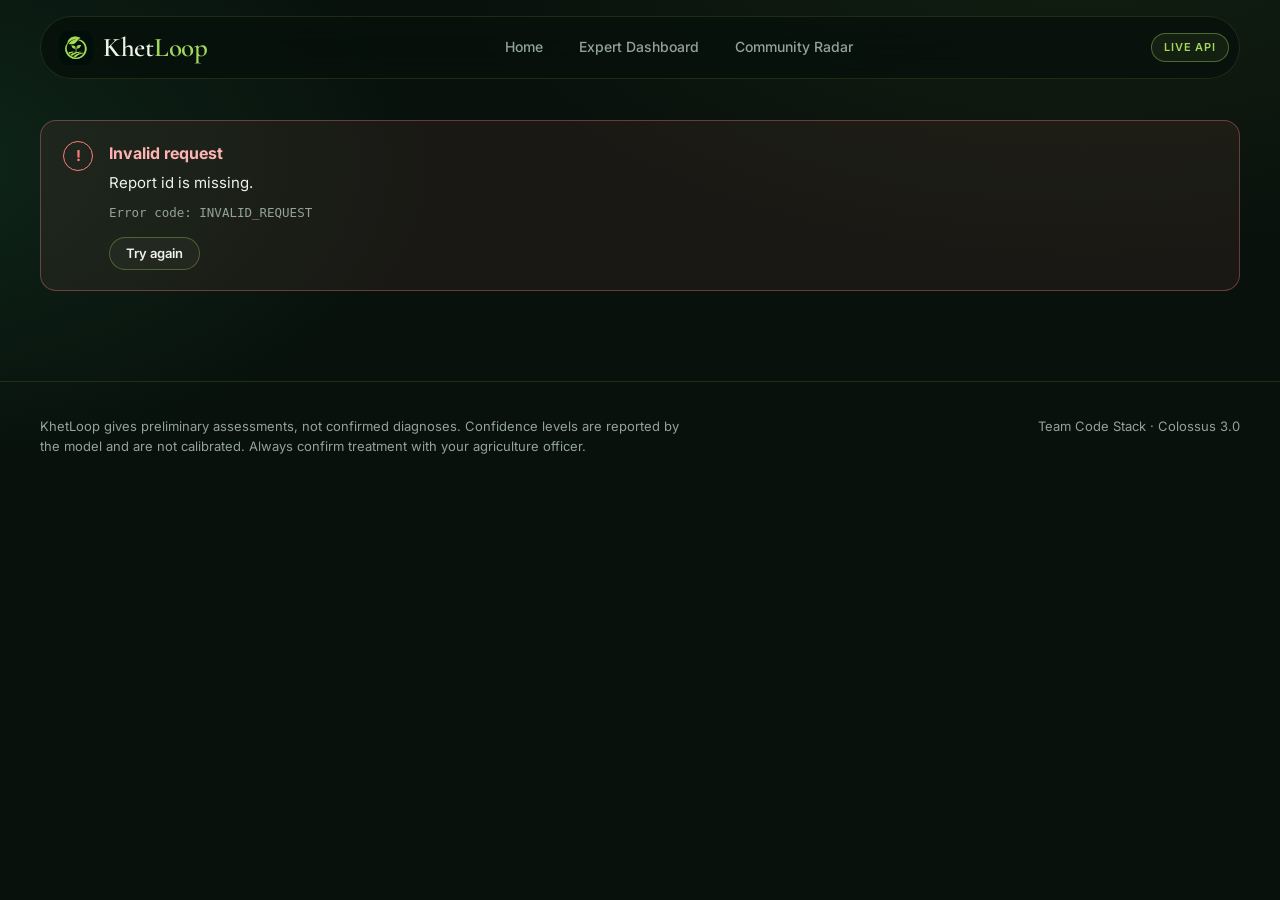
<file: frontend/report.html>
<!DOCTYPE html>
<html lang="en">
<head>
  <meta charset="UTF-8" />
  <meta name="viewport" content="width=device-width, initial-scale=1" />
  <title>Report | KhetLoop</title>
  <link rel="icon" type="image/png" href="assets/img/logo-icon.png" />
  <link rel="preconnect" href="https://fonts.googleapis.com" />
  <link rel="preconnect" href="https://fonts.gstatic.com" crossorigin />
  <link href="https://fonts.googleapis.com/css2?family=Cormorant+Garamond:wght@500;600;700&family=Inter:wght@400;500;600;700&family=Noto+Sans+Devanagari:wght@400;500&family=Noto+Sans+Kannada:wght@400;500&display=swap" rel="stylesheet" />
  <link rel="stylesheet" href="css/styles.css" />
  <script src="js/config.js"></script>
  <script src="js/constants.js"></script>
  <script src="js/ui.js"></script>

  <style>
    .back { display: inline-flex; align-items: center; gap: 8px; color: var(--muted); font-size: 14px; font-weight: 500; transition: color .25s, transform .25s var(--ease); }
    .back:hover { color: var(--lime); transform: translateX(-4px); }
    .report-head { display: grid; gap: 16px; margin-bottom: 30px; }
    .report-head h1 { font-size: clamp(38px, 5vw, 60px); }
    .report-layout { display: grid; grid-template-columns: minmax(0, 1fr) minmax(0, 1fr); gap: 22px; align-items: start; }
    .col { display: grid; gap: 22px; }

    .outcome { display: flex; gap: 16px; align-items: flex-start; padding: 18px 22px; border-radius: var(--radius); border: 1px solid var(--border-strong); background: rgba(163, 214, 92, .07); margin-bottom: 22px; }
    .outcome.is-abstain { border-color: rgba(224, 184, 76, .45); background: rgba(224, 184, 76, .07); }
    .outcome.is-escalate { border-color: rgba(143, 180, 217, .45); background: rgba(143, 180, 217, .07); }
    .outcome strong { display: block; font-family: var(--font-display); font-size: 24px; font-weight: 600; }
    .outcome p { color: var(--muted); font-size: 14px; }
    .outcome-icon { flex: none; width: 36px; height: 36px; border-radius: 50%; display: grid; place-items: center; font-weight: 700; border: 1.5px solid currentColor; color: var(--lime); }
    .outcome.is-abstain .outcome-icon { color: var(--warn); }
    .outcome.is-escalate .outcome-icon { color: #8fb4d9; }

    .photo { position: relative; aspect-ratio: 4 / 3; border-radius: var(--radius); overflow: hidden; background: var(--surface-2); border: 1px solid var(--border); }
    .photo img { width: 100%; height: 100%; object-fit: cover; }
    .quote { padding: 14px 16px; border-left: 2px solid var(--lime); border-radius: 0 12px 12px 0; background: rgba(163, 214, 92, .06); font-size: 16px; line-height: 1.7; }
    .lang-tag { font-size: 11px; letter-spacing: .12em; text-transform: uppercase; color: var(--faint); }

    .issue-line { display: flex; align-items: baseline; justify-content: space-between; gap: 12px; flex-wrap: wrap; }
    .issue-line strong { font-family: var(--font-display); font-size: 34px; font-weight: 600; line-height: 1.1; }
    .confirmed { padding: 12px 14px; border-radius: 12px; border: 1px solid rgba(111, 224, 166, .45); background: rgba(111, 224, 166, .07); color: #9af0c4; font-size: 14px; }
    .not-confirmed { font-size: 13px; color: var(--muted); }
    .kv2 { display: grid; grid-template-columns: repeat(2, minmax(0, 1fr)); gap: 14px 16px; }
    .kv2 span { display: block; font-size: 11px; letter-spacing: .12em; text-transform: uppercase; color: var(--faint); margin-bottom: 2px; }
    .kv2 b { font-weight: 600; }
    .wx { display: grid; grid-template-columns: repeat(2, minmax(0, 1fr)); gap: 12px; }
    .wx-tile { padding: 14px; border-radius: 12px; background: rgba(255, 255, 255, .03); border: 1px solid var(--border); }
    .wx-tile span { display: block; font-size: 11px; letter-spacing: .12em; text-transform: uppercase; color: var(--faint); }
    .wx-tile b { font-family: var(--font-display); font-size: 30px; font-weight: 600; line-height: 1.2; }
    .reasons { margin: 10px 0 0; padding-left: 18px; color: var(--muted); font-size: 14px; display: grid; gap: 4px; }
    .guidance { font-size: 16px; line-height: 1.7; }
    .small { font-size: 12.5px; color: var(--faint); }

    @media (max-width: 900px) { .report-layout { grid-template-columns: 1fr; } }
  </style>
</head>
<body>
  <main class="page">
    <div class="container">
      <div id="root"></div>
    </div>
  </main>

  <script src="js/api.js"></script>
  <script src="js/components/dataSourceBadge.js"></script>
  <script src="js/components/statusTimeline.js"></script>
  <script src="js/components/whyBox.js"></script>
  <script src="js/components/reportCard.js"></script>
  <script>
    UI.mountNavbar("");
    UI.mountFooter();

    var root = document.getElementById("root");
    var reportId = UI.getParam("id");

    function isNum(v) { return typeof v === "number" && isFinite(v); }
    function dash(v, suffix) { return isNum(v) ? v + (suffix || "") : "\u2014"; }

    function outcomeBanner(decision) {
      var map = {
        preliminary_assessment: { cls: "", icon: "\u2713", title: "Preliminary assessment",
          text: "The AI gave a first assessment from the photo. It is not a confirmed diagnosis." },
        abstain_request_better_image: { cls: "is-abstain", icon: "!", title: "A clearer photo was requested",
          text: "The evidence was too weak to assess, so the AI did not guess. The farmer was asked to send a better photo." },
        escalate_to_expert: { cls: "is-escalate", icon: "\u2192", title: "Escalated to an agricultural expert",
          text: "Rules sent this case for human review. The assessment below is preliminary." }
      };
      var o = map[decision];
      if (!o) return "";
      return '<div class="outcome ' + o.cls + ' reveal"><span class="outcome-icon">' + o.icon + "</span><div><strong>" +
        UI.esc(o.title) + "</strong><p>" + UI.esc(o.text) + "</p></div></div>";
    }

    function confidenceHtml(band) {
      var levels = { high: 3, medium: 2, low: 1 };
      var lvl = levels[band] || 0;
      if (!lvl) return "<b>\u2014</b>";
      var bars = "";
      for (var i = 1; i <= 3; i++) bars += '<i class="' + (i <= lvl ? "on" : "") + '"></i>';
      return '<span class="conf conf-' + UI.esc(band) + '"><span class="conf-bars">' + bars + "</span>" +
        UI.esc(UI.label(CONFIDENCE_LABELS, band)) + "</span>";
    }

    function assessmentCard(r) {
      var a = r.assessment || {};
      var symptoms = Array.isArray(a.visible_symptoms) ? a.visible_symptoms : [];
      var confirmedBox = "";
      if (a.confirmed === true && r.expert_review) {
        confirmedBox = '<div class="confirmed">Confirmed by ' + UI.esc(r.expert_review.expert_name || "an expert") +
          ": " + UI.esc(UI.label(ISSUE_LABELS, r.expert_review.confirmed_issue)) + "</div>";
      }
      return '<div class="card reveal"><div class="card-title">AI assessment</div><div class="stack">' +
        '<div class="issue-line"><strong>' + UI.esc(UI.label(ISSUE_LABELS, a.suspected_issue)) + "</strong>" +
        '<span class="chip">' + UI.esc(UI.label(DECISION_LABELS, a.decision)) + "</span></div>" +
        confirmedBox +
        '<div class="kv2">' +
        '<div><span>Model-reported confidence</span>' + confidenceHtml(a.confidence_band) + "</div>" +
        "<div><span>Photo quality</span><b>" + UI.esc(a.image_quality === "good" ? "Good" : a.image_quality === "poor" ? "Poor" : "\u2014") + "</b></div></div>" +
        "<div><div class=\"card-title\" style=\"margin-bottom:8px\">Visible symptoms</div>" +
        (symptoms.length
          ? '<div class="row" style="gap:8px">' + symptoms.map(function (s) { return '<span class="chip chip-lime">' + UI.esc(s) + "</span>"; }).join("") + "</div>"
          : '<div class="muted" style="font-size:14px">No visible symptoms were recorded.</div>') + "</div>" +
        (a.confirmed === true ? "" : '<p class="not-confirmed">This is a preliminary assessment, not a confirmed diagnosis. Confidence is reported by the model and is not calibrated.</p>') +
        "</div></div>";
    }

    function weatherCard(w) {
      var head = '<div class="row between" style="margin-bottom:14px"><div class="card-title" style="margin:0">Weather context</div>' +
                 (w ? dataSourceBadge(w.data_source) : "") + "</div>";
      if (!w) {
        return '<div class="card reveal">' + head +
          '<div class="empty empty-sm">Weather data was not available for this report.</div></div>';
      }
      var rain = w.rain_expected === true ? "Yes" : w.rain_expected === false ? "No" : "\u2014";
      return '<div class="card reveal">' + head + '<div class="wx">' +
        '<div class="wx-tile"><span>Rain expected</span><b>' + rain + "</b></div>" +
        '<div class="wx-tile"><span>Rain, next 48 h</span><b>' + dash(w.rain_mm_next_48h, " mm") + "</b></div>" +
        '<div class="wx-tile"><span>Avg humidity</span><b>' + dash(w.humidity_pct_avg, "%") + "</b></div>" +
        '<div class="wx-tile"><span>Avg temperature</span><b>' + dash(w.temp_c_avg, "\u00b0C") + "</b></div></div>" +
        '<p class="small" style="margin-top:12px">Fetched ' + UI.esc(UI.formatDateTime(w.fetched_at)) + "</p></div>";
    }

    function riskCard(risk) {
      var body;
      if (!risk) {
        body = '<div class="empty empty-sm">A risk indicator was not available for this report.</div>';
      } else {
        var elevated = risk.level === "elevated";
        var reasons = Array.isArray(risk.reasons) ? risk.reasons : [];
        body = '<span class="chip ' + (elevated ? "chip-warn" : "chip-lime") + '" style="font-size:13px">' +
          (elevated ? "Elevated risk" : "Normal risk") + "</span>" +
          (reasons.length ? '<ul class="reasons">' + reasons.map(function (x) { return "<li>" + UI.esc(x) + "</li>"; }).join("") + "</ul>"
                          : '<p class="muted" style="margin-top:10px;font-size:14px">No risk factors were listed.</p>');
      }
      return '<div class="card reveal"><div class="card-title">Risk indicator</div>' + body + "</div>";
    }

    function expertCard(rev, status) {
      if (!rev) {
        var waiting = status === "expert_review_pending";
        return '<div class="card reveal"><div class="card-title">Expert review</div><div class="empty empty-sm">' +
          (waiting ? "Waiting for an agricultural expert to review this case." : "No expert review has been recorded for this report.") +
          "</div></div>";
      }
      return '<div class="card reveal"><div class="row between" style="margin-bottom:14px"><div class="card-title" style="margin:0">Expert review</div>' +
        '<span class="pill pill-expert_reviewed">Expert Reviewed</span></div>' +
        '<p class="guidance">' + UI.esc(rev.guidance) + "</p>" +
        '<hr class="divider"><div class="kv2">' +
        "<div><span>Reviewed by</span><b>" + UI.esc(rev.expert_name || "\u2014") + "</b></div>" +
        "<div><span>Confirmed issue</span><b>" + UI.esc(UI.label(ISSUE_LABELS, rev.confirmed_issue)) + "</b></div>" +
        '<div style="grid-column:1/-1"><span>Reviewed on</span><b>' + UI.esc(UI.formatDateTime(rev.created_at)) + "</b></div></div></div>";
    }

    function render(r) {
      var a = r.assessment || {};
      document.title = UI.label(ISSUE_LABELS, a.suspected_issue) + " | KhetLoop report";

      var lang = r.voice_language || "en";
      var replyLang = (r.farmer_reply && r.farmer_reply.language) || lang;
      var transcript = r.voice_transcript
        ? '<div class="quote" lang="' + UI.esc(lang) + '">' + UI.esc(r.voice_transcript) + "</div>"
        : '<div class="empty empty-sm">No voice note or description was recorded.</div>';
      var reply = (r.farmer_reply && r.farmer_reply.text)
        ? '<div class="quote" lang="' + UI.esc(replyLang) + '">' + UI.esc(r.farmer_reply.text) + "</div>"
        : '<div class="empty empty-sm">No reply has been recorded.</div>';

      root.innerHTML =
        '<a class="back" href="' + (r.farm_id ? "timeline.html?farm_id=" + encodeURIComponent(r.farm_id) : "index.html") + '">&larr; ' +
        (r.farm_id ? "Farm timeline" : "Home") + "</a>" +
        '<div class="report-head" style="margin-top:18px">' +
        '<span class="eyebrow">' + UI.esc(UI.label(CROP_LABELS, r.crop)) + " report</span>" +
        "<h1>" + UI.esc(UI.label(ISSUE_LABELS, a.suspected_issue)) + "</h1>" +
        '<div class="row"><span class="pill pill-' + UI.esc(r.status) + '">' + UI.esc(UI.label(STATUS_LABELS, r.status)) + "</span>" +
        dataSourceBadge(r.data_source) +
        '<span class="muted" style="font-size:14px">Submitted ' + UI.esc(UI.formatDateTime(r.created_at)) + "</span>" +
        '<span class="mono faint" style="font-size:12px">' + UI.esc(r.id) + "</span></div></div>" +
        outcomeBanner(a.decision) +
        '<div class="report-layout"><div class="col">' +
        '<div class="card reveal"><div class="card-title">Leaf photo</div><div class="photo">' + UI.img(r.image_url, "Leaf photo submitted by the farmer") + "</div></div>" +
        '<div class="card reveal"><div class="card-title">Farmer\u2019s voice note <span class="lang-tag">\u00b7 ' + UI.esc(UI.label(LANGUAGE_LABELS, lang)) + "</span></div>" + transcript + "</div>" +
        '<div class="card reveal"><div class="card-title">Reply sent to the farmer <span class="lang-tag">\u00b7 ' + UI.esc(UI.label(LANGUAGE_LABELS, replyLang)) + "</span></div>" + reply + "</div>" +
        '<div class="card reveal">' + renderWhyBox(r.why) + "</div>" +
        '</div><div class="col">' +
        assessmentCard(r) + weatherCard(r.weather) + riskCard(r.risk) + expertCard(r.expert_review, r.status) +
        '<div class="card reveal"><div class="card-title">Status timeline</div>' + renderStatusTimeline(r.events) + "</div>" +
        "</div></div>";
    }

    async function load() {
      UI.showLoading(root, "card", 2);
      var res = await getReport(reportId);
      if (!res.ok) { UI.showError(root, res.error, load); return; }
      if (!res.data || typeof res.data !== "object") { UI.showEmpty(root, "No report data", "The server returned an empty report."); return; }
      try { render(res.data); }
      catch (e) { UI.showError(root, { code: "INTERNAL_ERROR", message: "This report could not be displayed." }, load); }
    }

    load();
  </script>
</body>
</html>
</file>
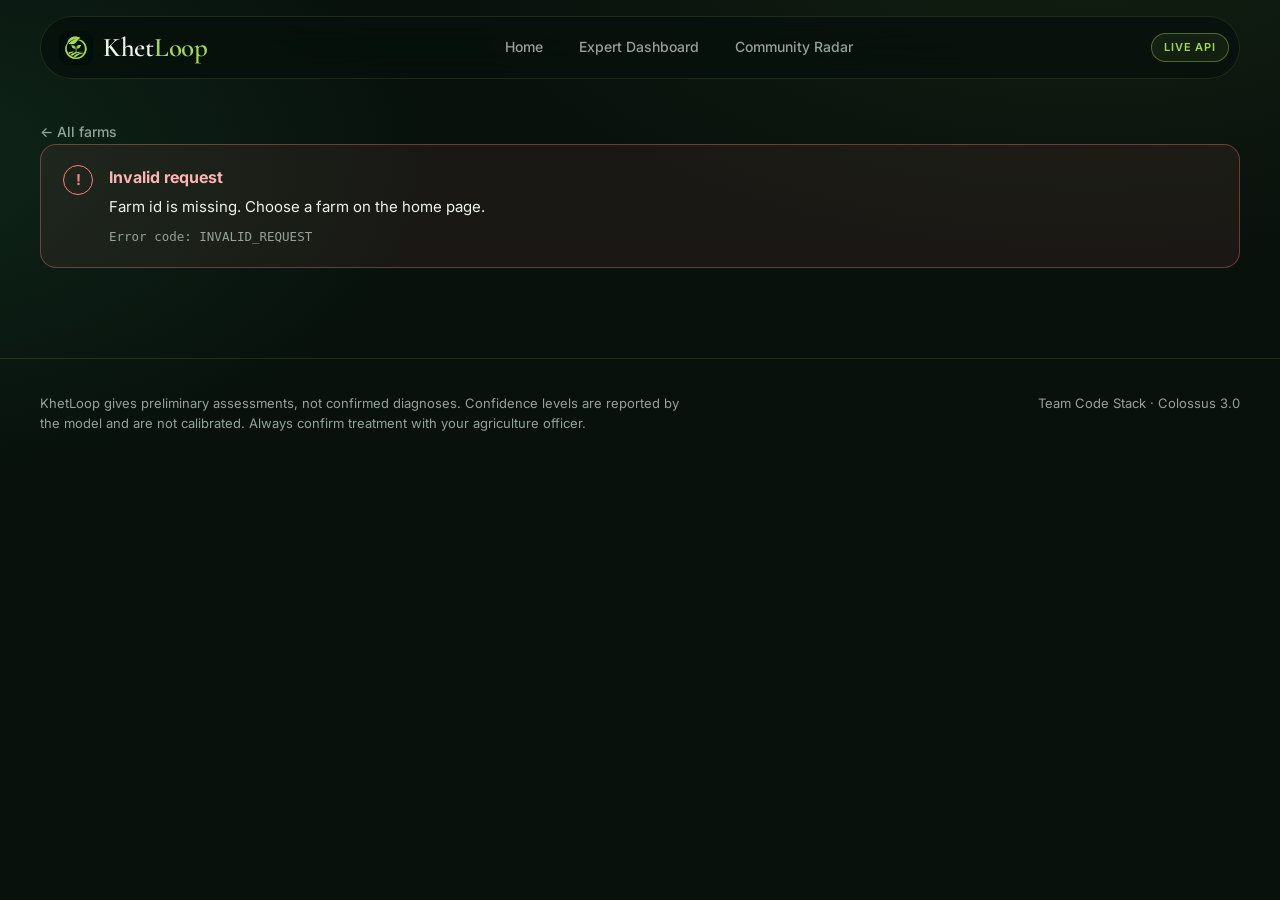
<file: frontend/timeline.html>
<!DOCTYPE html>
<html lang="en">
<head>
  <meta charset="UTF-8" />
  <meta name="viewport" content="width=device-width, initial-scale=1" />
  <title>Farm Timeline | KhetLoop</title>
  <link rel="icon" type="image/png" href="assets/img/logo-icon.png" />
  <link rel="preconnect" href="https://fonts.googleapis.com" />
  <link rel="preconnect" href="https://fonts.gstatic.com" crossorigin />
  <link href="https://fonts.googleapis.com/css2?family=Cormorant+Garamond:wght@500;600;700&family=Inter:wght@400;500;600;700&family=Noto+Sans+Devanagari:wght@400;500&family=Noto+Sans+Kannada:wght@400;500&display=swap" rel="stylesheet" />
  <link rel="stylesheet" href="css/styles.css" />
  <script src="js/config.js"></script>
  <script src="js/constants.js"></script>
  <script src="js/ui.js"></script>

  <style>
    .back { display: inline-flex; align-items: center; gap: 8px; color: var(--muted); font-size: 14px; font-weight: 500; transition: color .25s, transform .25s var(--ease); }
    .back:hover { color: var(--lime); transform: translateX(-4px); }

    .farm-hero { position: relative; overflow: hidden; isolation: isolate; border-radius: var(--radius-lg); padding: 40px; margin: 18px 0 34px; border: 1px solid var(--border-strong); display: grid; gap: 22px; }
    .farm-hero-bg { position: absolute; inset: 0; z-index: -2; background: url("assets/img/farm-hands.jpg") center / cover no-repeat, linear-gradient(135deg, #14301f, #08110c); }
    .farm-hero::after { content: ""; position: absolute; inset: 0; z-index: -1; background: linear-gradient(90deg, rgba(8, 17, 12, .95) 0%, rgba(8, 17, 12, .82) 55%, rgba(8, 17, 12, .6) 100%); }
    .farm-hero h1 { font-size: clamp(38px, 5vw, 60px); }
    .farm-facts { display: grid; grid-template-columns: repeat(4, minmax(0, 1fr)); gap: 16px; }
    .fact span { display: block; font-size: 11px; letter-spacing: .12em; text-transform: uppercase; color: var(--faint); }
    .fact b { font-family: var(--font-display); font-size: 30px; font-weight: 600; line-height: 1.2; }
    .fact small { display: block; color: var(--muted); font-size: 12.5px; }

    .tl-wrap { position: relative; display: grid; gap: 22px; padding-left: 34px; }
    .tl-wrap::before { content: ""; position: absolute; left: 11px; top: 8px; bottom: 8px; width: 2px; background: linear-gradient(var(--lime), rgba(163, 214, 92, .12)); border-radius: 2px; }
    .day { display: grid; gap: 16px; }
    .day-head { position: relative; display: flex; align-items: center; gap: 12px; font-size: 12px; font-weight: 600; letter-spacing: .14em; text-transform: uppercase; color: var(--lime); }
    .day-head::before { content: ""; position: absolute; left: -31px; top: 50%; width: 14px; height: 14px; margin-top: -7px; border-radius: 50%; background: var(--bg); border: 2px solid var(--lime); box-shadow: 0 0 0 4px rgba(163, 214, 92, .12); }
    .day-head small { color: var(--muted); font-weight: 500; letter-spacing: .04em; text-transform: none; }

    .entry { position: relative; display: grid; grid-template-columns: 240px minmax(0, 1fr); padding: 0; color: inherit; text-decoration: none; }
    .entry::after { content: ""; position: absolute; left: -23px; top: 34px; width: 22px; height: 2px; background: rgba(163, 214, 92, .35); }
    .entry-media { position: relative; min-height: 190px; overflow: hidden; background: var(--surface-2); }
    .entry-media img { width: 100%; height: 100%; object-fit: cover; transition: transform .9s var(--ease); }
    .entry:hover .entry-media img { transform: scale(1.07); }
    .entry-media .img-fallback { min-height: 100%; }
    .entry-body { padding: 22px 26px; display: grid; gap: 10px; align-content: start; }
    .entry-top { display: flex; justify-content: space-between; gap: 10px; flex-wrap: wrap; align-items: center; }
    .entry-title { font-size: 32px; }
    .entry-time { font-size: 13px; color: var(--muted); }
    .entry-sub { color: var(--muted); font-size: 14px; }
    .guidance-box { padding: 12px 14px; border-left: 2px solid #6fe0a6; border-radius: 0 12px 12px 0; background: rgba(111, 224, 166, .07); font-size: 14.5px; line-height: 1.65; }
    .guidance-box span { display: block; margin-bottom: 4px; font-size: 11px; font-weight: 600; letter-spacing: .12em; text-transform: uppercase; color: #9af0c4; }
    .entry-foot { display: flex; justify-content: space-between; align-items: center; gap: 10px; padding-top: 10px; border-top: 1px solid var(--border); font-size: 13px; color: var(--lime); font-weight: 600; }
    .entry-foot span:last-child { transition: transform .25s var(--ease); }
    .entry:hover .entry-foot span:last-child { transform: translateX(6px); }

    @media (max-width: 900px) { .farm-facts { grid-template-columns: repeat(2, minmax(0, 1fr)); } }
    @media (max-width: 680px) {
      .farm-hero { padding: 26px 22px; }
      .tl-wrap { padding-left: 24px; }
      .tl-wrap::before { left: 5px; }
      .day-head::before { left: -25px; }
      .entry { grid-template-columns: 1fr; }
      .entry::after { display: none; }
      .entry-media { min-height: 0; aspect-ratio: 16 / 9; }
      .entry-body { padding: 18px 20px; }
    }
  </style>
</head>
<body>
  <main class="page">
    <div class="container">
      <a class="back" href="index.html">&larr; All farms</a>
      <div id="root"></div>
    </div>
  </main>

  <script src="js/api.js"></script>
  <script src="js/components/dataSourceBadge.js"></script>
  <script src="js/components/statusTimeline.js"></script>
  <script src="js/components/whyBox.js"></script>
  <script src="js/components/reportCard.js"></script>
  <script>
    UI.mountNavbar("");
    UI.mountFooter();

    var root = document.getElementById("root");
    var farmId = UI.getParam("farm_id");

    function istDayKey(iso) {
      var d = UI.formatDate(iso);
      return d;
    }

    function daysSince(dateStr) {
      if (!dateStr) return null;
      var d = new Date(dateStr);
      if (isNaN(d.getTime())) return null;
      var n = Math.floor((Date.now() - d.getTime()) / 86400000);
      return n < 0 ? null : n;
    }

    function summaryChips(items) {
      var counts = {};
      items.forEach(function (it) { counts[it.status] = (counts[it.status] || 0) + 1; });
      return REPORT_STATUSES.filter(function (s) { return counts[s]; }).map(function (s) {
        return '<span class="pill pill-' + UI.esc(s) + '">' + counts[s] + " \u00b7 " + UI.esc(UI.label(STATUS_LABELS, s)) + "</span>";
      }).join("");
    }

    function entryHtml(it, crop) {
      var levels = { high: 3, medium: 2, low: 1 };
      var lvl = levels[it.confidence_band] || 0;
      var bars = "";
      for (var i = 1; i <= 3; i++) bars += '<i class="' + (i <= lvl ? "on" : "") + '"></i>';
      return '<a class="card card-hover spot entry reveal" href="report.html?id=' + encodeURIComponent(it.report_id) + '">' +
        '<div class="entry-media">' + UI.img(it.image_url, "Leaf photo") + "</div>" +
        '<div class="entry-body">' +
        '<div class="entry-top"><span class="pill pill-' + UI.esc(it.status) + '">' + UI.esc(UI.label(STATUS_LABELS, it.status)) + "</span>" +
        '<span class="entry-time">' + UI.esc(UI.formatDateTime(it.created_at)) + "</span></div>" +
        '<h3 class="entry-title">' + UI.esc(UI.label(ISSUE_LABELS, it.suspected_issue)) + "</h3>" +
        '<div class="entry-sub">' + UI.esc(UI.label(CROP_LABELS, crop)) + " \u00b7 " + UI.esc(UI.label(DECISION_LABELS, it.decision)) + "</div>" +
        (lvl ? '<div class="conf conf-' + UI.esc(it.confidence_band) + '" title="Model self-reported, not calibrated"><span class="conf-bars">' + bars + "</span>" + UI.esc(UI.label(CONFIDENCE_LABELS, it.confidence_band)) + "</div>" : "") +
        (it.expert_guidance ? '<div class="guidance-box"><span>Expert guidance</span>' + UI.esc(it.expert_guidance) + "</div>" : "") +
        '<div class="entry-foot"><span>View full report</span><span>&rarr;</span></div>' +
        "</div></a>";
    }

    function render(data) {
      var farm = data.farm || {};
      var items = Array.isArray(data.items) ? data.items.slice() : [];
      items.sort(function (a, b) {
        var ta = Date.parse(a.created_at), tb = Date.parse(b.created_at);
        if (isNaN(ta) || isNaN(tb)) return 0;
        return tb - ta; /* newest first */
      });

      var sown = daysSince(farm.sowing_date);
      document.title = UI.label(CROP_LABELS, farm.crop) + " farm timeline | KhetLoop";

      var html =
        '<div class="farm-hero reveal"><div class="farm-hero-bg"></div>' +
        "<div class='stack' style='gap:12px'><span class='eyebrow'>Farm memory</span>" +
        "<h1>" + UI.esc(UI.label(CROP_LABELS, farm.crop)) + " farm</h1>" +
        '<p class="muted">' + UI.esc(farm.area_label || "Area not set") + "</p></div>" +
        '<div class="farm-facts">' +
        '<div class="fact"><span>Crop</span><b>' + UI.esc(UI.label(CROP_LABELS, farm.crop)) + "</b></div>" +
        '<div class="fact"><span>Area</span><b>' + UI.esc(farm.area_label || "\u2014") + "</b></div>" +
        '<div class="fact"><span>Sowing date</span><b>' + UI.esc(farm.sowing_date ? UI.formatDate(farm.sowing_date) : "Not recorded") + "</b>" +
        (sown !== null ? "<small>" + sown + (sown === 1 ? " day" : " days") + " since sowing</small>" : "") + "</div>" +
        '<div class="fact"><span>Reports</span><b>' + items.length + "</b></div></div>" +
        (items.length ? '<div class="row" style="gap:8px">' + summaryChips(items) + "</div>" : "") +
        "</div>";

      if (items.length === 0) {
        html += '<div class="empty"><strong>No reports yet</strong><p>When the farmer sends a leaf photo on Telegram, it will appear here.</p></div>';
        root.innerHTML = html;
        return;
      }

      html += '<div class="tl-wrap">';
      var lastDay = null;
      items.forEach(function (it) {
        var day = istDayKey(it.created_at);
        if (day !== lastDay) {
          if (lastDay !== null) html += "</div>";
          html += '<div class="day"><div class="day-head">' + UI.esc(day) + "</div>";
          lastDay = day;
        }
        html += entryHtml(it, farm.crop);
      });
      html += "</div></div>";
      root.innerHTML = html;
    }

    async function load() {
      if (!farmId) {
        UI.showError(root, { code: "INVALID_REQUEST", message: "Farm id is missing. Choose a farm on the home page." });
        return;
      }
      UI.showLoading(root, "card", 2);
      var res = await getFarmTimeline(farmId);
      if (!res.ok) { UI.showError(root, res.error, load); return; }
      if (!res.data || typeof res.data !== "object") { UI.showEmpty(root, "No data", "The server returned an empty timeline."); return; }
      try { render(res.data); }
      catch (e) { UI.showError(root, { code: "INTERNAL_ERROR", message: "This timeline could not be displayed." }, load); }
    }

    load();
  </script>
</body>
</html>
</file>
<file: frontend/css/styles.css>
/* KhetLoop design system (owner: P3)
   Palette: deep forest green + one lime accent. Dark theme on every page. */

:root {
  --bg: #08110c;
  --surface: #0f1b14;
  --surface-2: #14241b;
  --surface-3: #1a2d22;
  --border: rgba(163, 214, 92, .14);
  --border-strong: rgba(163, 214, 92, .34);
  --lime: #a3d65c;
  --lime-bright: #b8e676;
  --lime-glow: rgba(163, 214, 92, .35);
  --text: #eef3ea;
  --muted: #93a399;
  --faint: #5f7167;
  --danger: #ff7b7b;
  --warn: #e0b84c;
  --violet: #c58bff;
  --grey: #8a949b;
  --radius: 16px;
  --radius-sm: 10px;
  --radius-lg: 24px;
  --font-display: "Cormorant Garamond", Georgia, serif;
  --font-ui: Inter, "Noto Sans Kannada", "Noto Sans Devanagari", system-ui, -apple-system, "Segoe UI", sans-serif;
  --ease: cubic-bezier(.22, .61, .36, 1);
  --shadow: 0 18px 50px -22px rgba(0, 0, 0, .75);
  --nav-h: 72px;
}

*, *::before, *::after { box-sizing: border-box; }
[hidden] { display: none !important; } /* the hidden attribute must win over classes that set display */ 
html { scroll-behavior: smooth; -webkit-text-size-adjust: 100%; }
body {
  margin: 0;
  min-height: 100vh;
  color: var(--text);
  font-family: var(--font-ui);
  font-size: 15px;
  line-height: 1.6;
  -webkit-font-smoothing: antialiased;
  overflow-x: hidden;
  background:
    radial-gradient(1100px 560px at 85% -8%, rgba(163, 214, 92, .07), transparent 60%),
    radial-gradient(900px 520px at -8% 18%, rgba(31, 92, 60, .28), transparent 60%),
    var(--bg);
  background-attachment: fixed;
  animation: pageIn .6s var(--ease) both;
}
@keyframes pageIn { from { opacity: 0; } to { opacity: 1; } }

h1, h2, h3, h4 { margin: 0; font-family: var(--font-display); font-weight: 600; line-height: 1.12; letter-spacing: -.01em; }
h1 { font-size: clamp(40px, 6vw, 68px); }
h2 { font-size: clamp(30px, 4vw, 44px); }
h3 { font-size: 24px; }
p { margin: 0; }
a { color: var(--lime); text-decoration: none; }
img { max-width: 100%; display: block; }
::selection { background: var(--lime); color: #0a1a0f; }
::-webkit-scrollbar { width: 10px; height: 10px; }
::-webkit-scrollbar-thumb { background: var(--surface-3); border-radius: 8px; }
::-webkit-scrollbar-track { background: var(--bg); }

.container { width: min(1200px, calc(100% - 48px)); margin-inline: auto; }
.page { padding: calc(var(--nav-h) + 48px) 0 90px; }
.muted { color: var(--muted); }
.faint { color: var(--faint); }
.mono { font-family: Consolas, "SFMono-Regular", monospace; }
.eyebrow { display: inline-flex; align-items: center; gap: 10px; font-size: 12px; font-weight: 600; letter-spacing: .18em; text-transform: uppercase; color: var(--lime); }
.eyebrow::before { content: ""; width: 28px; height: 1px; background: var(--lime); }
.section { padding: 72px 0; }
.section-head { display: grid; gap: 14px; margin-bottom: 36px; max-width: 640px; }
.page-head { display: grid; gap: 14px; margin-bottom: 36px; }
.row { display: flex; align-items: center; gap: 12px; flex-wrap: wrap; }
.between { justify-content: space-between; }
.stack { display: grid; gap: 14px; }
.grid { display: grid; gap: 22px; }
.grid-2 { grid-template-columns: repeat(2, minmax(0, 1fr)); }
.grid-3 { grid-template-columns: repeat(3, minmax(0, 1fr)); }
.grid-4 { grid-template-columns: repeat(4, minmax(0, 1fr)); }
.grid-auto { grid-template-columns: repeat(auto-fill, minmax(290px, 1fr)); }
.divider { height: 1px; background: var(--border); border: 0; margin: 22px 0; }

/* ---------- Navbar ---------- */
.navbar {
  position: fixed; top: 16px; left: 50%; transform: translateX(-50%);
  width: min(1200px, calc(100% - 32px)); z-index: 100;
  display: flex; align-items: center; justify-content: space-between; gap: 16px;
  padding: 9px 10px 9px 18px; border-radius: 999px;
  background: rgba(8, 17, 12, .82);
  -webkit-backdrop-filter: blur(18px) saturate(140%); backdrop-filter: blur(18px) saturate(140%);
  border: 1px solid var(--border);
  transition: background .3s, box-shadow .3s, border-color .3s;
}
.navbar.scrolled { background: rgba(8, 17, 12, .86); box-shadow: var(--shadow); border-color: var(--border-strong); }
.brand { display: flex; align-items: center; gap: 10px; color: var(--text); font-family: var(--font-display); font-size: 27px; font-weight: 600; letter-spacing: -.01em; }
.brand-mark { width: 34px; height: 34px; border-radius: 9px; object-fit: cover; }
.brand b { color: var(--lime); font-weight: 600; }
.nav-links { display: flex; gap: 4px; }
.nav-links a { position: relative; padding: 8px 16px; border-radius: 999px; color: var(--muted); font-size: 14px; font-weight: 500; transition: color .25s, background .25s; }
.nav-links a:hover { color: var(--text); background: rgba(163, 214, 92, .08); }
.nav-links a.active { color: var(--lime); }
.nav-links a.active::after { content: ""; position: absolute; left: 50%; bottom: 3px; width: 16px; height: 2px; margin-left: -8px; background: var(--lime); border-radius: 2px; }
.nav-right { display: flex; align-items: center; gap: 10px; }
.mode-pill { padding: 5px 12px; border-radius: 999px; font-size: 11px; font-weight: 600; letter-spacing: .08em; text-transform: uppercase; border: 1px solid; }
.mode-pill.is-mock { color: var(--violet); border-color: rgba(197, 139, 255, .4); background: rgba(197, 139, 255, .08); }
.mode-pill.is-live { color: var(--lime); border-color: rgba(163, 214, 92, .4); background: rgba(163, 214, 92, .08); }
.nav-toggle { display: none; width: 40px; height: 40px; border-radius: 50%; border: 1px solid var(--border); background: transparent; color: var(--text); cursor: pointer; font-size: 18px; }
@media (max-width: 820px) {
  .nav-toggle { display: inline-flex; align-items: center; justify-content: center; }
  .mode-pill { display: none; }
  .nav-links { position: absolute; top: calc(100% + 10px); left: 0; right: 0; flex-direction: column; background: rgba(8, 17, 12, .97); border: 1px solid var(--border-strong); border-radius: 20px; padding: 10px; display: none; }
  .navbar.open .nav-links { display: flex; }
  .nav-links a { padding: 12px 16px; }
  .nav-links a.active::after { display: none; }
}

/* ---------- Buttons ---------- */
.btn {
  --mx: 0px; --my: 0px;
  position: relative; overflow: hidden;
  display: inline-flex; align-items: center; justify-content: center; gap: 10px;
  padding: 13px 24px; border-radius: 999px; border: 1px solid transparent;
  font: 600 14px/1 var(--font-ui); text-decoration: none; cursor: pointer;
  transform: translate(var(--mx), var(--my));
  transition: transform .25s var(--ease), box-shadow .3s, background .3s, border-color .3s, color .3s;
}
.btn:active { transform: translate(var(--mx), var(--my)) scale(.97); }
.btn[disabled], .btn.is-disabled { opacity: .5; pointer-events: none; }
.btn .arrow { transition: transform .25s var(--ease); }
.btn:hover .arrow { transform: translateX(4px); }
.btn-primary { background: var(--lime); color: #0a1a0f; }
.btn-primary::after { content: ""; position: absolute; top: 0; left: -60%; width: 40%; height: 100%; background: linear-gradient(100deg, transparent, rgba(255, 255, 255, .45), transparent); transform: skewX(-20deg); transition: left .7s var(--ease); }
.btn-primary:hover { background: var(--lime-bright); box-shadow: 0 12px 32px -10px var(--lime-glow), 0 0 0 4px rgba(163, 214, 92, .12); }
.btn-primary:hover::after { left: 130%; }
.btn-ghost { background: rgba(255, 255, 255, .03); border-color: var(--border-strong); color: var(--text); }
.btn-ghost:hover { background: rgba(163, 214, 92, .1); border-color: var(--lime); }
.btn-sm { padding: 9px 16px; font-size: 13px; }
[data-magnetic] { --mx: 0px; --my: 0px; transform: translate(var(--mx), var(--my)); transition: transform .25s var(--ease); }

/* ---------- Cards ---------- */
.card {
  position: relative; overflow: hidden; padding: 24px;
  background: linear-gradient(180deg, rgba(20, 36, 27, .88), rgba(15, 27, 20, .88));
  border: 1px solid var(--border); border-radius: var(--radius); box-shadow: var(--shadow);
  transition: transform .35s var(--ease), border-color .35s, box-shadow .35s;
}
.card.spot::before {
  content: ""; position: absolute; inset: 0; pointer-events: none; opacity: 0; transition: opacity .35s;
  background: radial-gradient(420px circle at var(--sx, 50%) var(--sy, 50%), rgba(163, 214, 92, .12), transparent 45%);
}
.card.spot:hover::before { opacity: 1; }
.card-hover:hover { transform: translateY(-6px); border-color: var(--border-strong); box-shadow: 0 30px 60px -26px rgba(0, 0, 0, .85), 0 0 0 1px rgba(163, 214, 92, .06); }
.card-title { font-size: 12px; font-weight: 600; letter-spacing: .14em; text-transform: uppercase; color: var(--muted); margin-bottom: 14px; }

/* ---------- Badges, pills, chips ---------- */
.badge { display: inline-flex; align-items: center; gap: 7px; padding: 4px 11px; border-radius: 999px; font-size: 11px; font-weight: 700; letter-spacing: .07em; text-transform: uppercase; border: 1px solid; white-space: nowrap; background: rgba(8, 17, 12, .7); }
.badge-dot { width: 7px; height: 7px; border-radius: 50%; background: currentColor; display: inline-block; }
.badge-live { color: var(--lime); border-color: rgba(163, 214, 92, .4); }
.badge-live .badge-dot { animation: pulseDot 1.8s infinite; }
.badge-cached { color: var(--warn); border-color: rgba(224, 184, 76, .4); }
.badge-simulated { color: var(--violet); border-color: rgba(197, 139, 255, .45); }
.badge-unverified { color: var(--grey); border-color: rgba(138, 148, 155, .45); }
.badge-lg { padding: 8px 16px; font-size: 13px; }
@keyframes pulseDot { 0% { box-shadow: 0 0 0 0 rgba(163, 214, 92, .6); } 70% { box-shadow: 0 0 0 7px rgba(163, 214, 92, 0); } 100% { box-shadow: 0 0 0 0 rgba(163, 214, 92, 0); } }

.pill { display: inline-block; padding: 4px 12px; border-radius: 999px; font-size: 12px; font-weight: 600; border: 1px solid; white-space: nowrap; background: rgba(8, 17, 12, .7); }
.pill-submitted { color: #8fb4d9; border-color: rgba(143, 180, 217, .4); }
.pill-ai_assessed { color: var(--lime); border-color: rgba(163, 214, 92, .4); }
.pill-expert_review_pending { color: var(--warn); border-color: rgba(224, 184, 76, .45); }
.pill-expert_reviewed { color: #6fe0a6; border-color: rgba(111, 224, 166, .45); }
.pill-follow_up { color: #5fd3d3; border-color: rgba(95, 211, 211, .45); }

.chip { display: inline-flex; align-items: center; gap: 6px; padding: 4px 10px; border-radius: 999px; font-size: 12px; color: var(--muted); background: rgba(255, 255, 255, .04); border: 1px solid var(--border); }
.chip-warn { color: var(--warn); border-color: rgba(224, 184, 76, .35); background: rgba(224, 184, 76, .08); }
.chip-lime { color: var(--lime); border-color: rgba(163, 214, 92, .3); background: rgba(163, 214, 92, .08); }

.conf { display: inline-flex; align-items: center; gap: 8px; font-size: 13px; color: var(--muted); }
.conf-bars { display: inline-flex; gap: 3px; }
.conf-bars i { width: 14px; height: 5px; border-radius: 3px; background: rgba(255, 255, 255, .1); }
.conf-bars i.on { background: var(--lime); }
.conf-low .conf-bars i.on { background: var(--warn); }

/* ---------- Forms ---------- */
.field { display: grid; gap: 7px; }
.field label { font-size: 12px; font-weight: 600; letter-spacing: .08em; text-transform: uppercase; color: var(--muted); }
.input, .select, .textarea {
  width: 100%; padding: 12px 14px; color: var(--text); font: 400 14px var(--font-ui);
  background: rgba(255, 255, 255, .035); border: 1px solid var(--border); border-radius: 12px; outline: none;
  transition: border-color .25s, box-shadow .25s, background .25s;
}
.select option { background: var(--surface); color: var(--text); }
.textarea { min-height: 110px; resize: vertical; }
.input:focus, .select:focus, .textarea:focus { border-color: var(--lime); box-shadow: 0 0 0 4px rgba(163, 214, 92, .12); background: rgba(255, 255, 255, .05); }

/* ---------- Loading, errors, empty, toast, banners ---------- */
.skeleton { background: linear-gradient(90deg, rgba(255, 255, 255, .04) 25%, rgba(163, 214, 92, .1) 50%, rgba(255, 255, 255, .04) 75%); background-size: 200% 100%; animation: shimmer 1.4s infinite linear; border-radius: 8px; }
@keyframes shimmer { from { background-position: 200% 0; } to { background-position: -200% 0; } }
.sk-line { height: 14px; margin-top: 12px; }
.sk-line.w60 { width: 60%; } .sk-line.w40 { width: 40%; }
.sk-media { height: 160px; border-radius: 12px; }

.error-box { display: flex; gap: 16px; align-items: flex-start; padding: 20px 22px; border-radius: var(--radius); background: rgba(255, 123, 123, .07); border: 1px solid rgba(255, 123, 123, .35); }
.error-icon { flex: none; width: 30px; height: 30px; border-radius: 50%; display: grid; place-items: center; font-weight: 700; color: var(--danger); border: 1.5px solid var(--danger); }
.error-box strong { display: block; color: #ffb3b3; font-size: 16px; margin-bottom: 4px; }
.error-box p { color: var(--text); }
.error-box small { display: block; margin-top: 8px; color: var(--muted); font-family: Consolas, monospace; }
.error-box .btn { margin-top: 14px; }

.empty { display: grid; justify-items: center; gap: 8px; text-align: center; padding: 46px 24px; border: 1px dashed var(--border-strong); border-radius: var(--radius); color: var(--muted); background: rgba(255, 255, 255, .015); }
.empty strong { color: var(--text); font-family: var(--font-display); font-size: 24px; font-weight: 600; }
.empty-sm { padding: 18px; font-size: 14px; }

.toast-wrap { position: fixed; right: 20px; bottom: 20px; z-index: 200; display: grid; gap: 10px; }
.toast { min-width: 260px; max-width: 380px; padding: 14px 18px; border-radius: 14px; background: var(--surface-2); border: 1px solid var(--border-strong); box-shadow: var(--shadow); animation: toastIn .4s var(--ease) both; }
.toast.is-success { border-color: rgba(163, 214, 92, .6); }
.toast.is-error { border-color: rgba(255, 123, 123, .6); }
.toast.out { animation: toastOut .3s ease forwards; }
@keyframes toastIn { from { opacity: 0; transform: translateY(14px) scale(.97); } to { opacity: 1; transform: none; } }
@keyframes toastOut { to { opacity: 0; transform: translateY(8px); } }

.banner-sim { display: flex; align-items: center; gap: 14px; padding: 14px 20px; border-radius: 14px; color: #e3c9ff; background: repeating-linear-gradient(135deg, rgba(197, 139, 255, .1) 0 14px, rgba(197, 139, 255, .05) 14px 28px); border: 1px solid rgba(197, 139, 255, .5); font-weight: 600; letter-spacing: .04em; }
.banner-sim span { font-weight: 400; color: var(--muted); letter-spacing: 0; }

/* ---------- Status timeline ---------- */
.tl { list-style: none; margin: 0; padding: 0; }
.tl-step { position: relative; display: flex; gap: 16px; padding-bottom: 26px; opacity: 0; transform: translateY(8px); animation: tlIn .55s var(--ease) forwards; animation-delay: calc(var(--i) * .14s); }
.tl-step:last-child { padding-bottom: 0; }
.tl-step::before { content: ""; position: absolute; left: 11px; top: 26px; bottom: 2px; width: 2px; background: linear-gradient(var(--lime), rgba(163, 214, 92, .25)); transform-origin: top; transform: scaleY(0); animation: tlLine .5s var(--ease) forwards; animation-delay: calc(var(--i) * .14s + .25s); }
.tl-step:last-child::before { display: none; }
.tl-dot { flex: none; width: 24px; height: 24px; border-radius: 50%; display: grid; place-items: center; background: rgba(163, 214, 92, .14); border: 2px solid var(--lime); }
.tl-step.is-done .tl-dot::after { content: ""; width: 9px; height: 5px; border-left: 2px solid var(--lime); border-bottom: 2px solid var(--lime); transform: rotate(-45deg) translate(1px, -1px); }
.tl-step.is-current .tl-dot { background: var(--lime); animation: pulseRing 2s infinite; }
.tl-title { font-weight: 600; font-size: 15px; }
.tl-meta { color: var(--muted); font-size: 13px; }
.tl-note { margin-top: 4px; color: var(--muted); font-size: 13px; font-style: italic; }
@keyframes tlIn { to { opacity: 1; transform: none; } }
@keyframes tlLine { to { transform: scaleY(1); } }
@keyframes pulseRing { 0% { box-shadow: 0 0 0 0 var(--lime-glow); } 70% { box-shadow: 0 0 0 9px rgba(163, 214, 92, 0); } 100% { box-shadow: 0 0 0 0 rgba(163, 214, 92, 0); } }

/* ---------- Why box ---------- */
.why-title { font-size: 28px; margin-bottom: 16px; }
.why-list { list-style: none; margin: 0; padding: 0; display: grid; gap: 10px; }
.why-item { display: flex; gap: 12px; align-items: flex-start; padding: 13px 15px; border-radius: 12px; background: rgba(255, 255, 255, .025); border: 1px solid var(--border); transition: border-color .25s, background .25s, transform .25s var(--ease); }
.why-item:hover { border-color: var(--border-strong); background: rgba(163, 214, 92, .05); transform: translateX(4px); }
.why-chip { flex: none; margin-top: 1px; padding: 3px 10px; border-radius: 999px; font-size: 10.5px; font-weight: 700; letter-spacing: .07em; text-transform: uppercase; color: var(--lime); background: rgba(163, 214, 92, .1); border: 1px solid rgba(163, 214, 92, .3); }
.why-item.is-notice .why-chip { color: var(--warn); background: rgba(224, 184, 76, .08); border-color: rgba(224, 184, 76, .35); }
.why-foot { margin-top: 14px; font-size: 12.5px; color: var(--faint); }

/* ---------- Report card ---------- */
.rcard { padding: 0; display: flex; flex-direction: column; color: inherit; text-decoration: none; }
.rcard-media { position: relative; aspect-ratio: 16 / 10; overflow: hidden; background: var(--surface-2); }
.rcard-media img { width: 100%; height: 100%; object-fit: cover; transition: transform .9s var(--ease); }
.rcard:hover .rcard-media img { transform: scale(1.07); }
.rcard-media::after { content: ""; position: absolute; inset: 0; pointer-events: none; background: linear-gradient(180deg, rgba(8, 17, 12, .55), transparent 40%, rgba(8, 17, 12, .55)); }
.rcard-badges { position: absolute; z-index: 2; top: 12px; left: 12px; right: 12px; display: flex; justify-content: space-between; align-items: flex-start; gap: 8px; }
.rcard-body { padding: 18px 20px 20px; display: grid; gap: 10px; }
.rcard-meta { font-size: 12px; letter-spacing: .1em; text-transform: uppercase; color: var(--muted); }
.rcard-title { font-size: 28px; }
.rcard-sub { font-size: 14px; color: var(--muted); }
.rcard-quote { padding: 10px 12px; border-left: 2px solid var(--lime); background: rgba(163, 214, 92, .06); border-radius: 0 10px 10px 0; font-size: 13.5px; color: var(--text); }
.rcard-foot { display: flex; justify-content: space-between; align-items: center; gap: 10px; padding-top: 10px; border-top: 1px solid var(--border); font-size: 12.5px; color: var(--muted); }
.rcard.is-selected { border-color: var(--lime); box-shadow: 0 0 0 1px var(--lime), 0 20px 50px -25px var(--lime-glow); }
.img-fallback { width: 100%; height: 100%; min-height: 120px; display: grid; place-items: center; color: var(--faint); font-size: 12.5px; letter-spacing: .06em; background: linear-gradient(135deg, var(--surface-2), var(--surface)); }

/* ---------- Footer ---------- */
.footer { border-top: 1px solid var(--border); padding: 34px 0 44px; color: var(--muted); font-size: 13px; }
.footer .container { display: flex; justify-content: space-between; gap: 20px; flex-wrap: wrap; }
.footer p { max-width: 640px; }

/* ---------- Scroll reveal ---------- */
.js .reveal { opacity: 0; transform: translateY(28px); transition: opacity .9s var(--ease), transform .9s var(--ease); transition-delay: var(--d, 0ms); }
.js .reveal.in { opacity: 1; transform: none; }

/* ---------- Custom cursor (desktop with mouse only; ui.js enables it) ---------- */
.cursor-dot, .cursor-ring { position: fixed; top: 0; left: 0; z-index: 9999; pointer-events: none; border-radius: 50%; opacity: 0; transition: opacity .25s, width .25s var(--ease), height .25s var(--ease), margin .25s var(--ease), background .25s, border-color .25s; }
.cursor-dot { width: 6px; height: 6px; margin: -3px 0 0 -3px; background: var(--lime); }
.cursor-ring { width: 38px; height: 38px; margin: -19px 0 0 -19px; border: 1.5px solid rgba(163, 214, 92, .55); }
body.cursor-on .cursor-dot, body.cursor-on .cursor-ring { opacity: 1; }
body.cursor-hover .cursor-ring { width: 66px; height: 66px; margin: -33px 0 0 -33px; background: rgba(163, 214, 92, .12); border-color: var(--lime); }
body.cursor-hover .cursor-dot { opacity: 0; }
body.cursor-down .cursor-ring { width: 28px; height: 28px; margin: -14px 0 0 -14px; }
body.cursor-text .cursor-dot, body.cursor-text .cursor-ring { opacity: 0; }
body.has-cursor * { cursor: none; }
body.has-cursor input, body.has-cursor textarea { cursor: text; }
body.has-cursor select { cursor: pointer; }

/* ---------- Responsive ---------- */
@media (max-width: 1000px) { .grid-4 { grid-template-columns: repeat(2, minmax(0, 1fr)); } .grid-3 { grid-template-columns: repeat(2, minmax(0, 1fr)); } }
@media (max-width: 680px) {
  .container { width: calc(100% - 32px); }
  .grid-2, .grid-3, .grid-4 { grid-template-columns: 1fr; }
  .section { padding: 52px 0; }
  .card { padding: 20px; }
  .toast-wrap { left: 16px; right: 16px; }
  .toast { min-width: 0; max-width: none; }
}

/* ---------- Reduced motion ---------- */
@media (prefers-reduced-motion: reduce) {
  *, *::before, *::after { animation-duration: .01ms !important; animation-iteration-count: 1 !important; transition-duration: .01ms !important; scroll-behavior: auto !important; }
  .tl-step { opacity: 1; transform: none; }
  .tl-step::before { transform: scaleY(1); }
  .js .reveal { opacity: 1; transform: none; }
}
/* ---------- Custom dropdown (built by UI.enhanceSelect) ---------- */
.dd { position: relative; width: 100%; }
.dd-native { position: absolute; width: 1px; height: 1px; opacity: 0; pointer-events: none; overflow: hidden; clip: rect(0 0 0 0); }
.dd-btn {
  width: 100%; display: flex; align-items: center; justify-content: space-between; gap: 12px;
  padding: 12px 14px; text-align: left; color: var(--text); font: 400 14px var(--font-ui);
  background: rgba(255, 255, 255, .035); border: 1px solid var(--border); border-radius: 12px; outline: none; cursor: pointer;
  transition: border-color .25s, box-shadow .25s, background .25s, transform .2s var(--ease);
}
.dd-btn:hover { border-color: var(--border-strong); background: rgba(163, 214, 92, .06); }
.dd-btn:active { transform: scale(.985); }
.dd-btn:focus-visible, .dd.open .dd-btn { border-color: var(--lime); box-shadow: 0 0 0 4px rgba(163, 214, 92, .12); background: rgba(255, 255, 255, .05); }
.dd-val { flex: 1; min-width: 0; overflow: hidden; text-overflow: ellipsis; white-space: nowrap; }
.dd-chev { flex: none; width: 16px; height: 16px; color: var(--lime); transition: transform .3s var(--ease); }
.dd.open .dd-chev { transform: rotate(180deg); }

.dd-menu {
  position: fixed; z-index: 300; padding: 6px; overflow-y: auto; overscroll-behavior: contain;
  background: rgba(12, 24, 17, .94); -webkit-backdrop-filter: blur(18px) saturate(140%); backdrop-filter: blur(18px) saturate(140%);
  border: 1px solid var(--border-strong); border-radius: 16px;
  box-shadow: 0 28px 60px -18px rgba(0, 0, 0, .9), 0 0 0 1px rgba(163, 214, 92, .05);
  opacity: 0; transform: translateY(-8px) scale(.96); transform-origin: top center; pointer-events: none;
  transition: opacity .2s ease, transform .25s var(--ease);
}
.dd-menu.up { transform-origin: bottom center; transform: translateY(8px) scale(.96); }
.dd-menu.in { opacity: 1; transform: none; pointer-events: auto; }
.dd-menu::-webkit-scrollbar { width: 6px; }
.dd-opt {
  width: 100%; display: flex; align-items: center; justify-content: space-between; gap: 10px;
  padding: 10px 12px; border: 0; border-radius: 10px; background: transparent; color: var(--text);
  font: 400 14px var(--font-ui); text-align: left; cursor: pointer;
  transition: background .2s, color .2s, transform .2s var(--ease);
}
.dd-opt + .dd-opt { margin-top: 2px; }
.dd-opt.is-active { background: rgba(163, 214, 92, .13); transform: translateX(3px); }
.dd-opt.is-sel { color: var(--lime); font-weight: 600; }
.dd-check { flex: none; width: 15px; height: 15px; opacity: 0; transform: scale(.6); transition: opacity .2s, transform .25s var(--ease); }
.dd-opt.is-sel .dd-check { opacity: 1; transform: none; }
</file>
